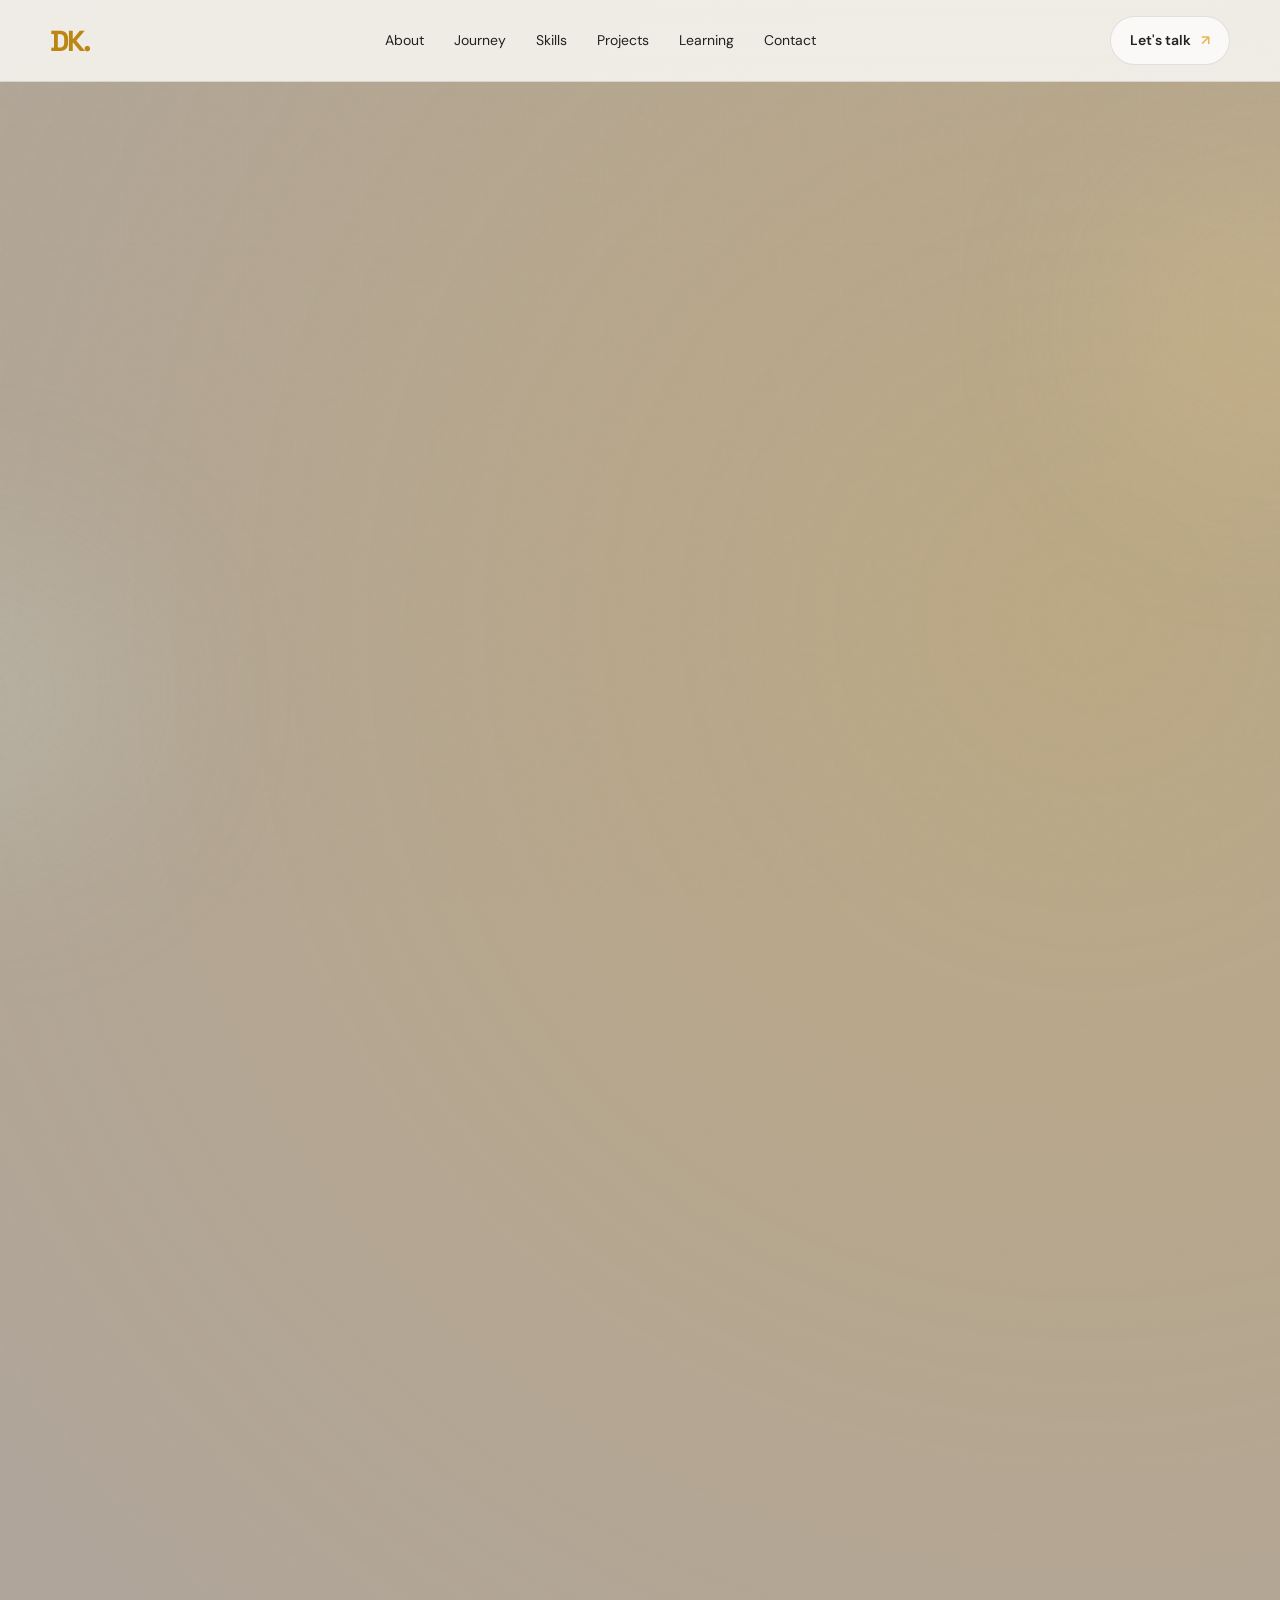
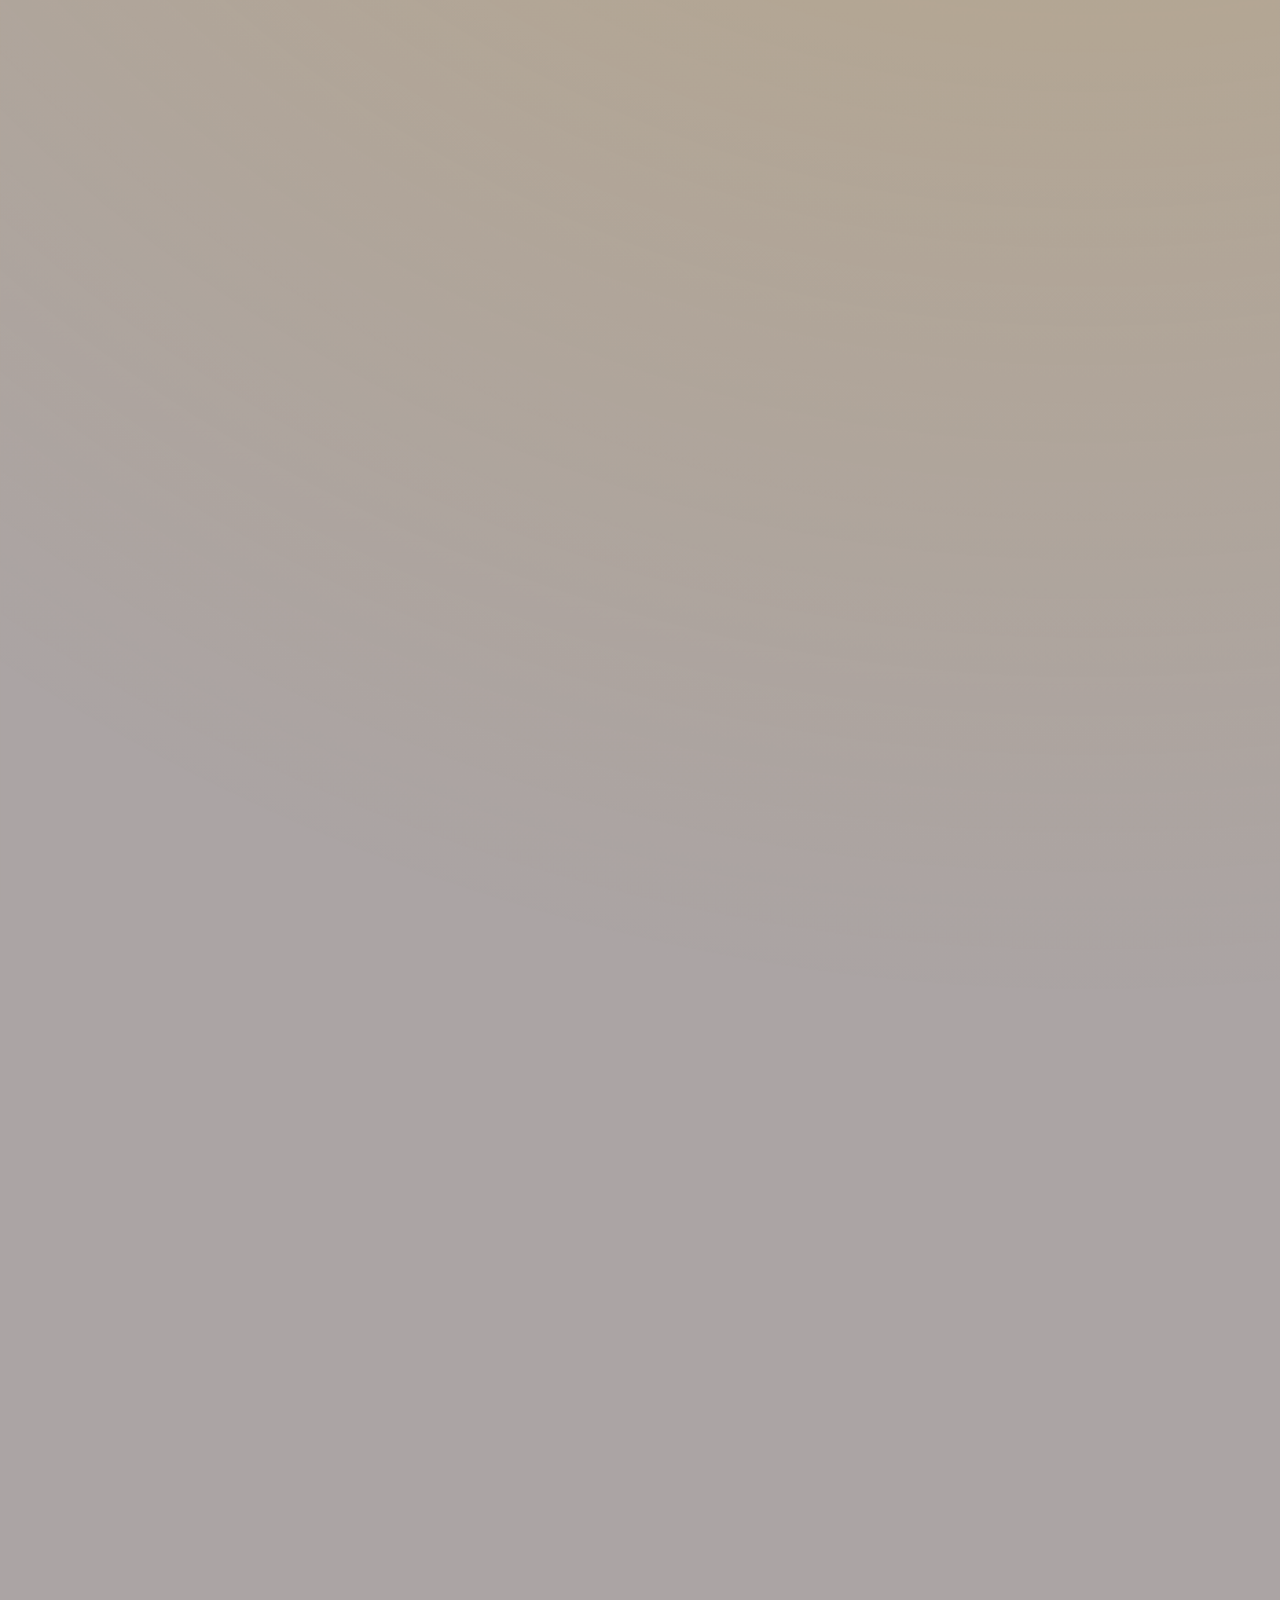
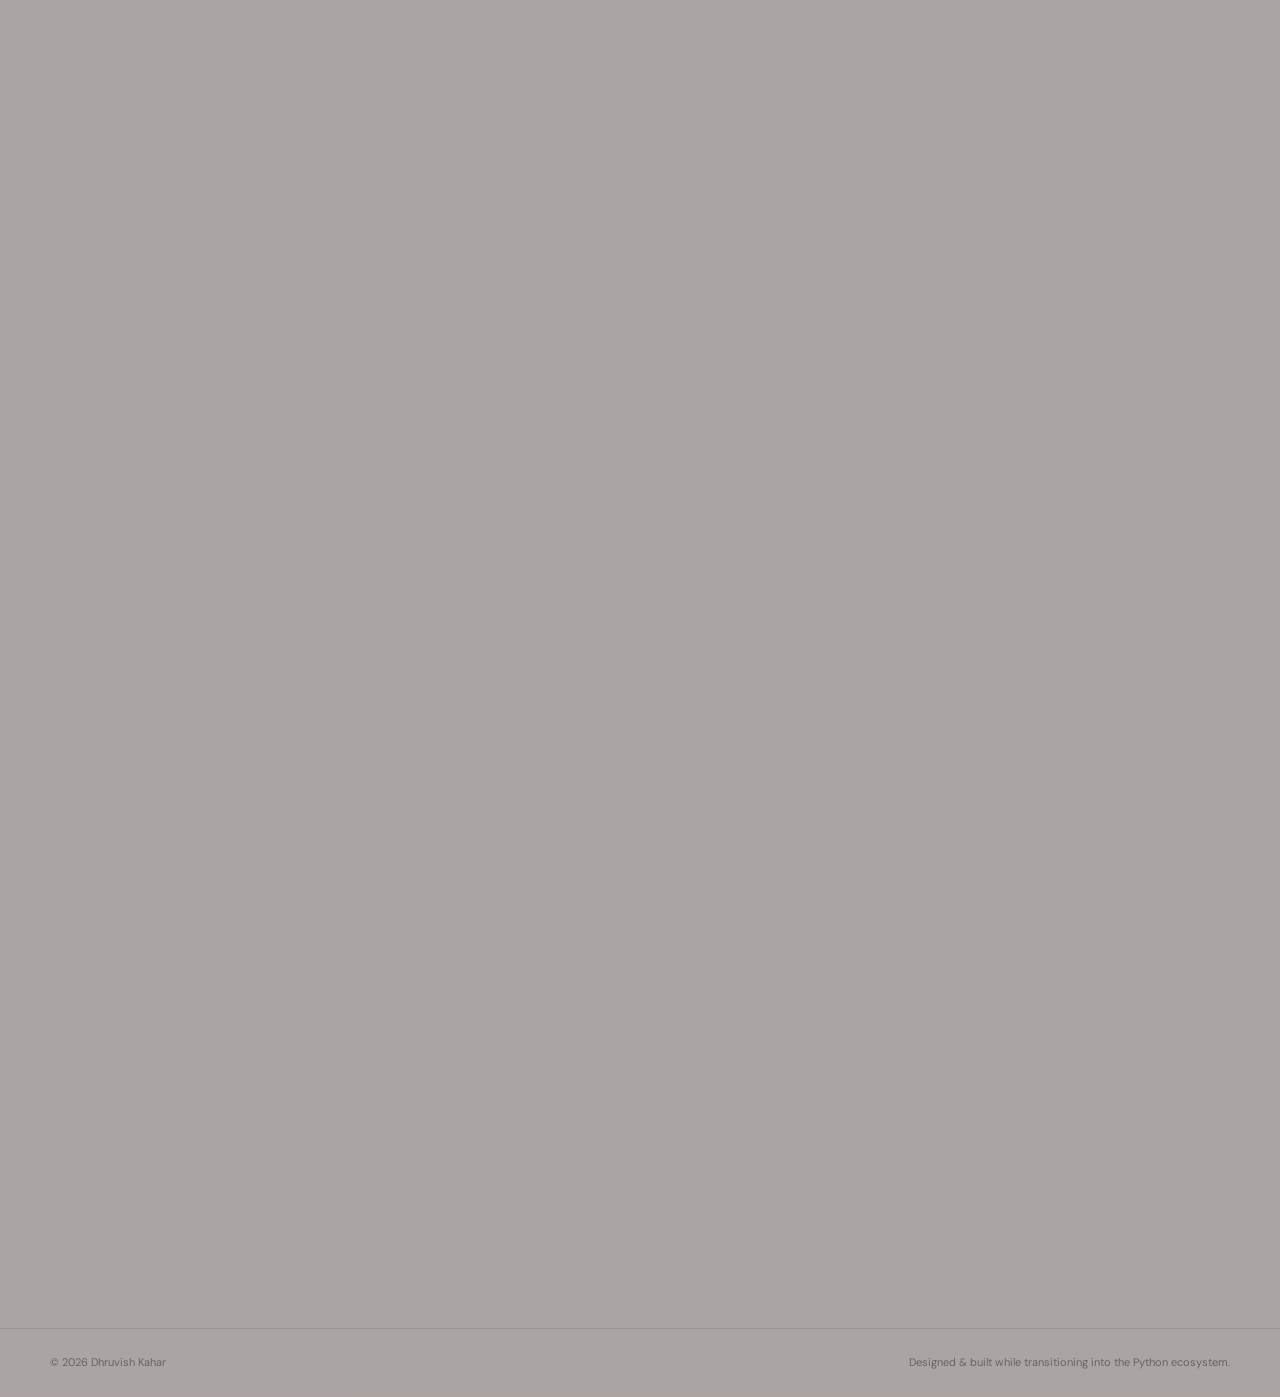
<file: index.html>
<!DOCTYPE html>
<html lang="en">
<head>
    <meta charset="UTF-8">
    <meta content="width=device-width, initial-scale=1.0" name="viewport">
    <meta content="Dhruvish Kahar — Software Developer with 5+ years of PHP and Laravel experience, transitioning into Python, Django, Flask and Odoo development."
          name="description">
    <title>Dhruvish Kahar | Software Developer • Python • Django • Odoo</title>
    <link href="https://fonts.googleapis.com" rel="preconnect">
    <link crossorigin href="https://fonts.gstatic.com" rel="preconnect">
    <link href="https://fonts.googleapis.com/css2?family=DM+Sans:wght@400;500;600;700&family=Space+Grotesk:wght@500;600;700&display=swap"
          rel="stylesheet">
    <link href="style.css" rel="stylesheet">

    <style>
        /* Light, warm portfolio theme: clean, readable, and still distinctive */
        :root {
            color-scheme: light;
            --light-bg: #f7f6f2;
            --light-surface: #ffffff;
            --light-surface-soft: #f0eee7;
            --light-text: #20221f;
            --light-muted: #62665f;
            --light-border: rgba(34, 36, 31, .12);
            --light-accent: #bd8614;
            --light-accent-bright: #e0ad32;
        }

        html {
            scroll-behavior: smooth;
        }

        body {
            /*background: var(--light-bg) !important;*/
            background: radial-gradient(circle at 85% 10%, rgb(237 173 8 / 22%), #00000005 35%), #aea7a7 !important;
            color: var(--light-text) !important;
        }

        .noise {
            opacity: .035 !important;
        }

        .bg-orb {
            opacity: .18 !important;
            filter: blur(90px);
        }

        .orb-one {
            background: #f1d48a !important;
        }

        .orb-two {
            background: #cfe4df !important;
        }

        .site-header {
            background: rgba(247, 246, 242, .88) !important;
            border-bottom: 1px solid var(--light-border) !important;
            backdrop-filter: blur(18px);
        }

        .brand, .nav a, .nav-cta, .hero-links a {
            color: var(--light-text) !important;
        }

        .brand span, .brand i, .gold-dot, em, .section-heading > span,
        .card-index, .project-meta, .about-number {
            color: var(--light-accent) !important;
        }

        h1, h2, h3, p, .eyebrow, .static-role, .developer_text,
        .hero-text, .about-content, .journey-card, .service-card,
        .project-card, .learning-card, .skills-panel, .footer {
            color: var(--light-text);
        }

        .hero-text, .about-content p:not(.lead), .journey-card p,
        .service-card p, .project-card p, .learning-card span,
        .footer, .eyebrow {
            color: var(--light-muted) !important;
        }

        .btn-primary {
            background: linear-gradient(135deg, #f1c75d, #dfa92e) !important;
            color: #252116 !important;
            border: 1px solid rgba(164, 115, 15, .25) !important;
            box-shadow: 0 8px 22px rgba(189, 134, 20, .16);
        }

        .btn-ghost, .nav-cta {
            background: rgba(255, 255, 255, .72) !important;
            border: 1px solid var(--light-border) !important;
            color: var(--light-text) !important;
        }

        .about-card, .journey-card, .service-card, .skills-panel,
        .project-card, .learning-card, .contact-card, .code-card, .stack-card {
            background: var(--light-surface) !important;
            color: var(--light-text) !important;
            /*border: 1px solid var(--light-border) !important;*/
            border:1px solid #d3962b !important;
            box-shadow: 0 14px 38px rgba(37, 38, 32, .055) !important;
        }

        .journey-card.featured, .project-card.project-gold {
            background: linear-gradient(135deg, #fffdf7, #f7f0dc) !important;
        }

        .icon-box, .service-icon, .skill-list span, .project-tags span,
        .about-tags span, .code-dots {
            background: var(--light-surface-soft) !important;
            color: var(--light-text) !important;
            border-color: var(--light-border) !important;
        }

        .portrait-frame {
            box-shadow: 0 20px 55px rgba(37, 38, 32, .14) !important;
        }

        .orbit {
            border-color: rgba(189, 134, 20, .22) !important;
        }

        .contact-section .contact-card {
            background: radial-gradient(circle at 85% 10%, rgb(237 173 8 / 22%), #00000005 35%), #aea7a7 !important;
        }

        .availability {
            color: #397b54 !important;
        }

        .project-arrow {
            color: var(--light-accent) !important;
        }

        .footer {
            border-top: 1px solid var(--light-border) !important;
        }

        a {
            transition: color .2s ease, transform .2s ease, box-shadow .2s ease;
        }

        .nav a:hover, .hero-links a:hover {
            color: var(--light-accent) !important;
        }

        @media (prefers-reduced-motion: reduce) {
            html {
                scroll-behavior: auto;
            }

            *, *::before, *::after {
                animation-duration: .01ms !important;
                transition-duration: .01ms !important;
            }
        }
    </style>

</head>
<body>
<div aria-hidden="true" class="noise"></div>
<div aria-hidden="true" class="bg-orb orb-one"></div>
<div aria-hidden="true" class="bg-orb orb-two"></div>

<header class="site-header">
    <a aria-label="Dhruvish Kahar home" class="brand" href="#home"><span>DK</span><i>.</i></a>
    <nav aria-label="Primary navigation" class="nav">
        <a href="#about">About</a>
        <a href="#journey">Journey</a>
        <a href="#skills">Skills</a>
        <a href="#projects">Projects</a>
        <a href="#learning">Learning</a>
        <a href="#contact">Contact</a>
    </nav>
    <a class="nav-cta" href="#contact">Let's talk <span>↗</span></a>
</header>

<main id="home">
    <!-- HERO -->
    <section class="hero section-shell">
        <div class="hero-copy reveal">
            <!-- <div class="availability"><span></span> AVAILABLE FOR OPPORTUNITIES</div> -->
            <p class="eyebrow">Hello, I'm</p>
            <h1>Dhruvish<br>Kahar<span class="gold-dot">.</span></h1>

            <div aria-label="Software Developer transitioning into Python Django Odoo" class="role-line">
                <span class="static-role">I build with</span>
                <!-- <span class="cursor" aria-hidden="true"></span> -->
                <span aria-hidden="true" class="typing-wrap">
            <span class="typing-word python">Python</span>
            <span class="typing-word django">Django</span>
            <span class="typing-word odoo">Odoo</span>
          </span>

                <span class="developer_text">Developer</span>
            </div>

            <p class="hero-text">
                Software Developer with 5+ years of professional experience in PHP and Laravel,
                currently transitioning into Python, Django, Flask and Odoo development.
            </p>

            <div class="hero-actions">
                <a class="btn btn-primary" href="#projects">View Projects <span>↗</span></a>
                <a class="btn btn-ghost" href="#about">Explore Portfolio <span>↓</span></a>
            </div>

            <div class="hero-links">
                <span>Vadodara, Gujarat</span>
                <span class="dot-sep"></span>
                <a href="https://github.com/" rel="noreferrer" target="_blank">GitHub ↗</a>
                <a href="https://www.linkedin.com/" rel="noreferrer" target="_blank">LinkedIn ↗</a>
            </div>
        </div>

        <div class="hero-visual reveal delay-2">
            <div class="portrait-frame">
                <img alt="Dhruvish Kahar in a formal blazer" src="assets/profile.jpg">
                <div class="portrait-shine"></div>
            </div>
            <div class="code-card">
                <div class="code-dots"><i></i><i></i><i></i></div>
                <code><span>def</span> build():<br>&nbsp;&nbsp;<b>return</b> "ideas → products"</code>
            </div>
            <div class="stack-card">
                <small>STACK</small>
                <b>PY</b><b>DJ</b><b>OD</b>
            </div>
            <div class="orbit orbit-a"></div>
            <div class="orbit orbit-b"></div>
        </div>
    </section>

    <!-- ABOUT -->
    <section class="content-section section-shell" id="about">
        <div class="section-heading reveal">
            <span>01 / ABOUT</span>
            <h2>A developer who<br><em>builds with purpose.</em></h2>
        </div>
        <div class="about-card reveal">
            <div class="about-number">01</div>
            <div class="about-content">
                <p class="lead">
                    I'm a Software Developer with 5+ years of professional experience in PHP and Laravel,
                    with a strong foundation in backend development, databases, REST APIs and business applications.
                </p>
                <p>
                    I'm currently transitioning into Python, Django, Flask and Odoo through hands-on projects.
                    My focus is building reliable backend systems, database-driven applications, APIs and practical
                    business solutions while growing my career in the Python ecosystem.
                </p>
                <div class="about-tags">
                    <span>5+ Years Experience</span><span>PHP / Laravel</span><span>Python</span><span>Django</span><span>Odoo</span>
                </div>
            </div>
        </div>
    </section>

    <!-- JOURNEY -->
    <section class="content-section section-shell" id="journey">
        <div class="section-heading reveal">
            <span>02 / JOURNEY</span>
            <h2>From 5+ years of web development<br>to <em>Python & business apps.</em></h2>
        </div>
        <div class="journey-grid">
            <article class="journey-card reveal">
                <span class="card-index">01</span>
                <div class="icon-box">⌘</div>
                <h3>Professional Foundation</h3>
                <p>5+ years of professional experience building web applications, backend systems, databases and
                    business solutions with PHP and Laravel.</p>
            </article>
            <article class="journey-card featured reveal delay-1">
                <span class="card-index">02</span>
                <div class="icon-box">PY</div>
                <h3>Python & Django</h3>
                <p>Currently building backend-driven applications, authentication, CRUD systems, REST APIs and
                    e-commerce flows with Python and Django.</p>
            </article>
            <article class="journey-card reveal delay-2">
                <span class="card-index">03</span>
                <div class="icon-box">OD</div>
                <h3>Odoo Development</h3>
                <p>Developing practical Odoo 19 modules and learning ORM, XML, QWeb, controllers and business workflows
                    for ERP customization.</p>
            </article>
        </div>
    </section>

    <!-- WHAT I BUILD -->
    <section class="content-section section-shell">
        <div class="section-heading reveal">
            <span>03 / WHAT I BUILD</span>
            <h2>Practical software,<br><em>not just code.</em></h2>
        </div>
        <div class="services-grid">
            <article class="service-card reveal">
                <div class="service-icon">01</div>
                <h3>Python Development</h3>
                <p>Building practical backend solutions, application logic, automation, data handling and API
                    integrations.</p>
                <ul>
                    <li>Python</li>
                    <li>Requests</li>
                    <li>Pandas</li>
                </ul>
            </article>
            <article class="service-card reveal delay-1">
                <div class="service-icon">02</div>
                <h3>Django Applications</h3>
                <p>Building database-driven web applications with authentication, CRUD workflows, e-commerce features
                    and REST APIs.</p>
                <ul>
                    <li>Django</li>
                    <li>REST APIs</li>
                    <li>PostgreSQL</li>
                </ul>
            </article>
            <article class="service-card reveal delay-2">
                <div class="service-icon">03</div>
                <h3>Odoo Solutions</h3>
                <p>Creating and learning custom business functionality using Python ORM, XML, QWeb and Odoo modules.</p>
                <ul>
                    <li>Odoo 19</li>
                    <li>QWeb</li>
                    <li>XML / ORM</li>
                </ul>
            </article>
        </div>
    </section>

    <!-- SKILLS -->
    <section class="content-section section-shell" id="skills">
        <div class="section-heading reveal">
            <span>04 / TECHNICAL SKILLS</span>
            <h2>My current <em>toolbox.</em></h2>
        </div>
        <div class="skills-panel reveal">
            <div class="skill-group">
                <small>PROGRAMMING</small>
                <div class="skill-list">
                    <span>Python</span><span>PHP</span><span>SQL</span><span>HTML5</span><span>CSS3</span><span>JavaScript</span>
                </div>
            </div>
            <div class="skill-group">
                <small>FRAMEWORKS</small>
                <div class="skill-list"><span>Django</span><span>Flask</span><span>Odoo 19</span><span>Laravel</span>
                </div>
            </div>
            <div class="skill-group">
                <small>DATABASE</small>
                <div class="skill-list"><span>PostgreSQL</span><span>MySQL</span><span>SQLite</span><span>SQL</span>
                </div>
            </div>
            <div class="skill-group">
                <small>PYTHON ECOSYSTEM</small>
                <div class="skill-list"><span>Pandas</span><span>NumPy</span><span>Requests</span><span>REST APIs</span><span>DRF</span>
                </div>
            </div>
            <div class="skill-group">
                <small>ODOO</small>
                <div class="skill-list"><span>Python ORM</span><span>XML</span><span>QWeb</span><span>Controllers</span><span>Modules</span>
                </div>
            </div>
            <div class="skill-group">
                <small>TOOLS</small>
                <div class="skill-list"><span>Git</span><span>GitHub</span><span>VS Code</span><span>Postman</span>
                </div>
            </div>
        </div>
    </section>

    <!-- PROJECTS -->
    <section class="content-section section-shell" id="projects">
        <div class="section-heading reveal">
            <span>05 / FEATURED PROJECTS</span>
            <h2>Selected work &<br><em>things I'm building.</em></h2>
        </div>

        <div class="project-stack">
            <article class="project-card reveal">
                <div class="project-meta"><span>01</span><span>DJANGO • E-COMMERCE</span></div>
                <div class="project-body">
                    <div>
                        <h3>Modern Django E-Commerce</h3>
                        <p>A Django-based e-commerce application with product and category management, cart, checkout,
                            orders, customer flows and an admin dashboard.</p>
                        <div class="project-tags"><span>Python</span><span>Django</span><span>PostgreSQL</span><span>JavaScript</span>
                        </div>
                    </div>
                    <a href="https://django-project-xi-six.vercel.app/" target="_blank">
                        <div class="project-arrow">↗</div>
                    </a>
                </div>
            </article>

            <article class="project-card project-gold reveal">
                <div class="project-meta"><span>02</span><span>ODOO • BUSINESS APPS</span></div>
                <div class="project-body">
                    <div>
                        <h3>Odoo Business Customization</h3>
                        <p>Hands-on Odoo 19 customization work covering custom modules, Python models, XML views, QWeb
                            templates, menus and business workflows.</p>
                        <div class="project-tags">
                            <span>Odoo 19</span><span>Python</span><span>XML</span><span>QWeb</span></div>
                    </div>
                    <div class="project-arrow">↗</div>
                </div>
            </article>

            <article class="project-card reveal">
                <div class="project-meta"><span>03</span><span>PYTHON • DATA</span></div>
                <div class="project-body">
                    <div>
                        <h3>Python Data Dashboard</h3>
                        <p>Python-based data dashboard work exploring data processing, charts, filtering and structured
                            reporting with practical Python libraries.</p>
                        <div class="project-tags"><span>Python</span><span>Pandas</span><span>Matplotlib</span></div>
                    </div>
                    <div class="project-arrow">↗</div>
                </div>
            </article>

            <article class="project-card reveal">
                <div class="project-meta"><span>03</span><span>PHP Laravel Application</span></div>
                <div class="project-body">
                    <div>
                        <h3>PHP E-commerce Portal</h3>
                        <p>PHP Product Listing,Category based Product listing , add To Cart, shipping , Payment
                            gateway </p>
                        <div class="project-tags"><span>PHP</span><span>Laravel</span></div>
                    </div>
                    <a href="https://mayleennutricare.com/" target="_blank">
                        <div class="project-arrow">↗</div>
                    </a>
                </div>
            </article>
        </div>
    </section>

    <!-- LEARNING -->
    <section class="content-section section-shell" id="learning">
        <div class="section-heading reveal">
            <span>06 / LEARNING & FOCUS</span>
            <h2>Building on experience.<br><em>Growing with Python.</em></h2>
        </div>
        <div class="learning-grid">
            <div class="learning-card reveal"><strong>Python</strong><span>Backend development & ecosystem</span></div>
            <div class="learning-card reveal delay-1">
                <strong>Django</strong><span>Web apps, REST APIs & e-commerce</span></div>
            <div class="learning-card reveal delay-2"><strong>Odoo
                19</strong><span>ERP modules & business applications</span></div>
            <div class="learning-card reveal delay-3"><strong>PostgreSQL</strong><span>Relational data & application storage</span>
            </div>
        </div>
    </section>

    <!-- CONTACT -->
    <section class="contact-section section-shell reveal" id="contact">
        <div class="contact-card">
            <span class="availability"><span></span> OPEN TO PYTHON / DJANGO / ODOO / BACKEND OPPORTUNITIES</span>
            <h2>Let's build something<br><em>useful together.</em></h2>
            <p>Open to opportunities where I can leverage my software development experience while growing in the Python
                ecosystem.</p>
            <div class="contact-actions">
                <a class="btn btn-primary" href="mailto:dhruvishkahar2109@gmail.com">Email Me ↗</a>
                <a class="btn btn-primary" href="tel:+917046170679">Contact Me <i class="fa fa-phone"></i></a>
                <a class="btn btn-ghost" href="https://www.linkedin.com/in/dhruvish-kahar" rel="noreferrer"
                   target="_blank">LinkedIn ↗</a>
                <a class="btn btn-ghost" href="https://github.com/DhruvishKahar2109" rel="noreferrer" target="_blank">GitHub
                    ↗</a>
            </div>
        </div>
    </section>
</main>

<footer class="footer">
    <span>© 2026 Dhruvish Kahar</span>
    <span>Designed & built while transitioning into the Python ecosystem.</span>
</footer>
</body>
</html>
</file>
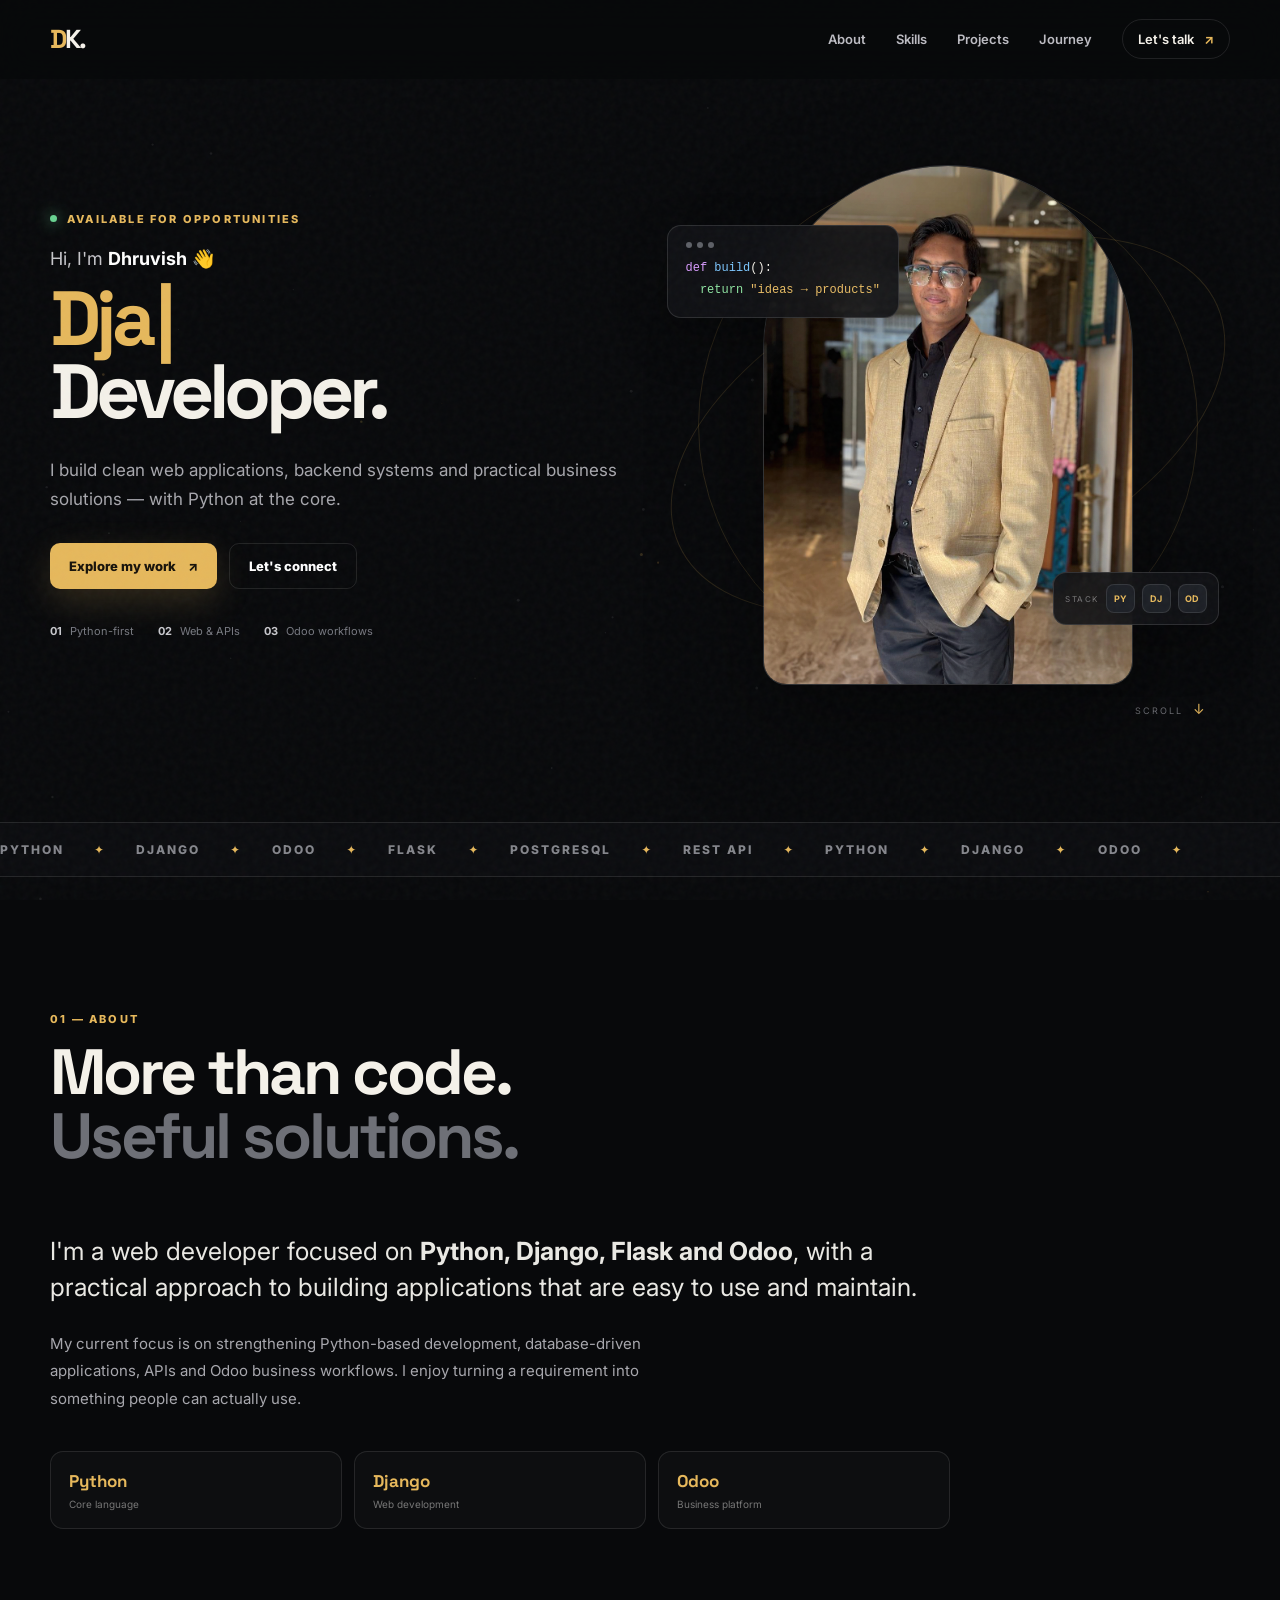
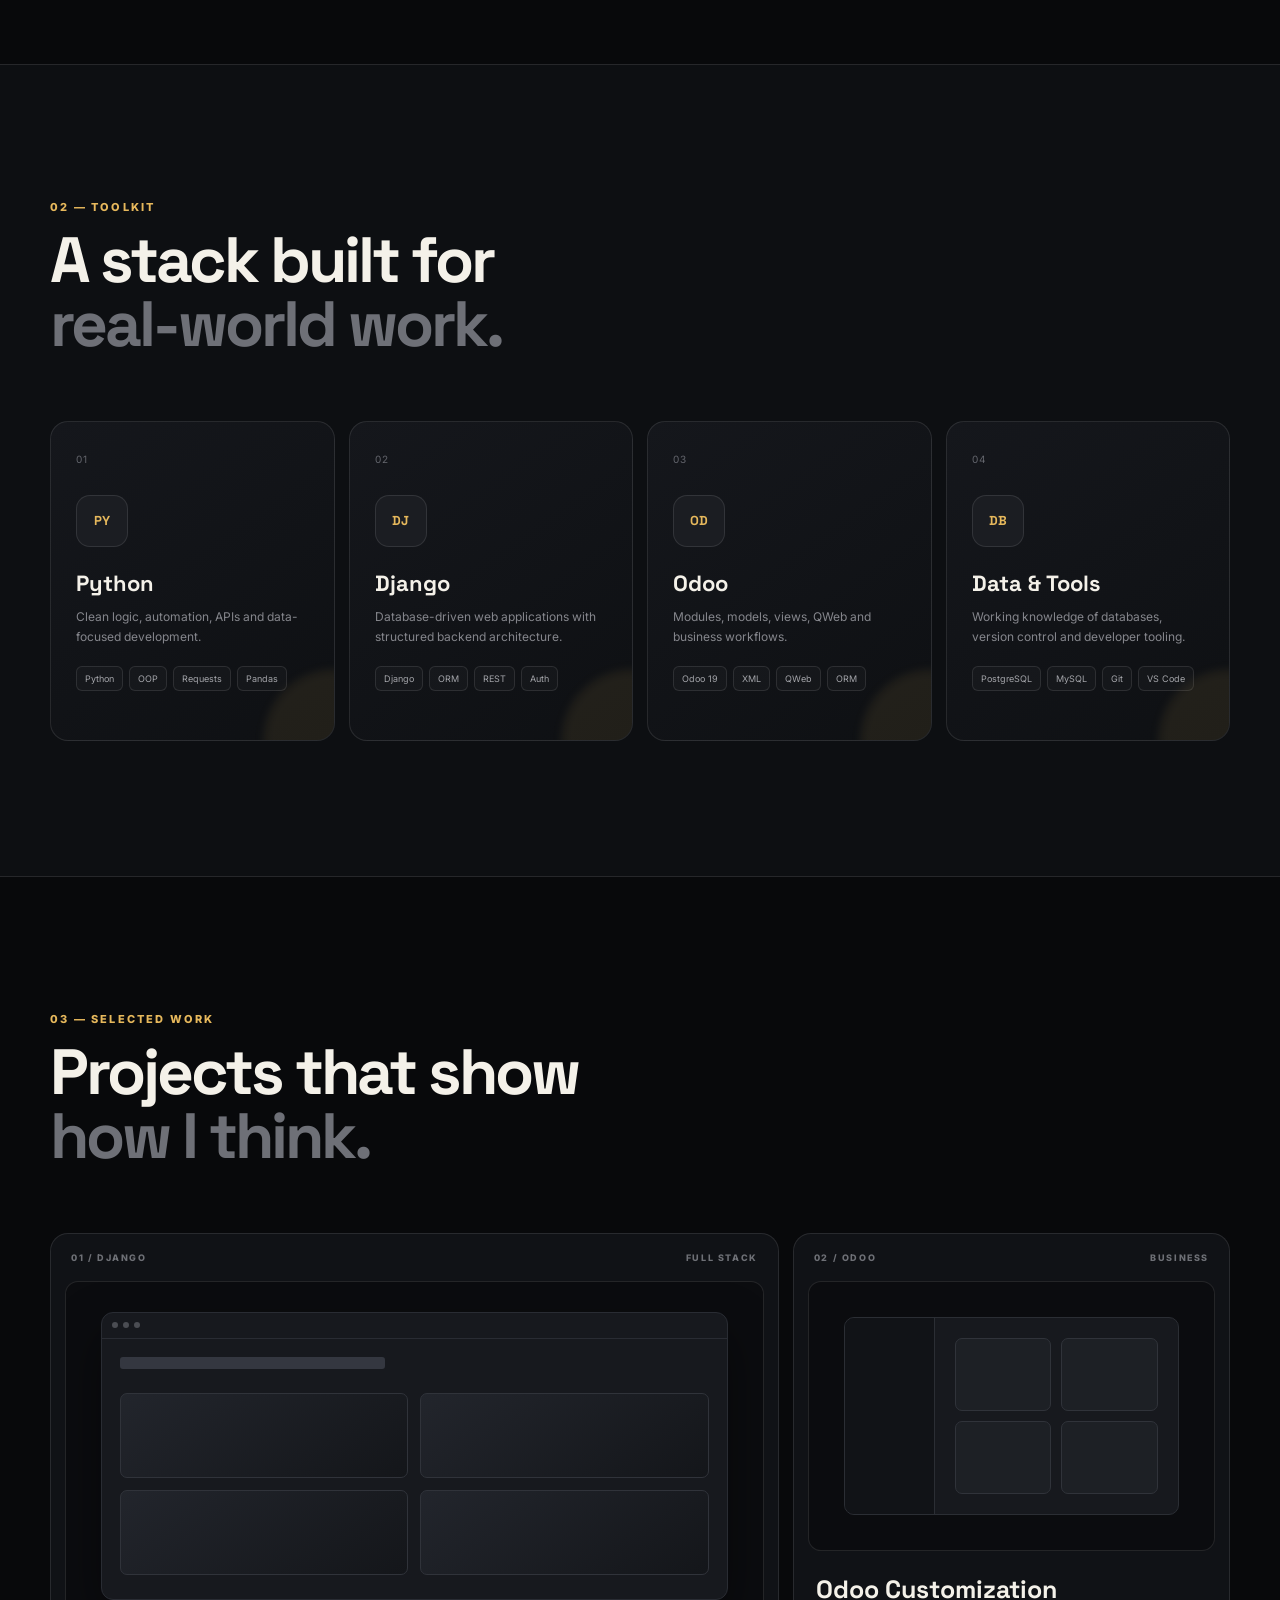
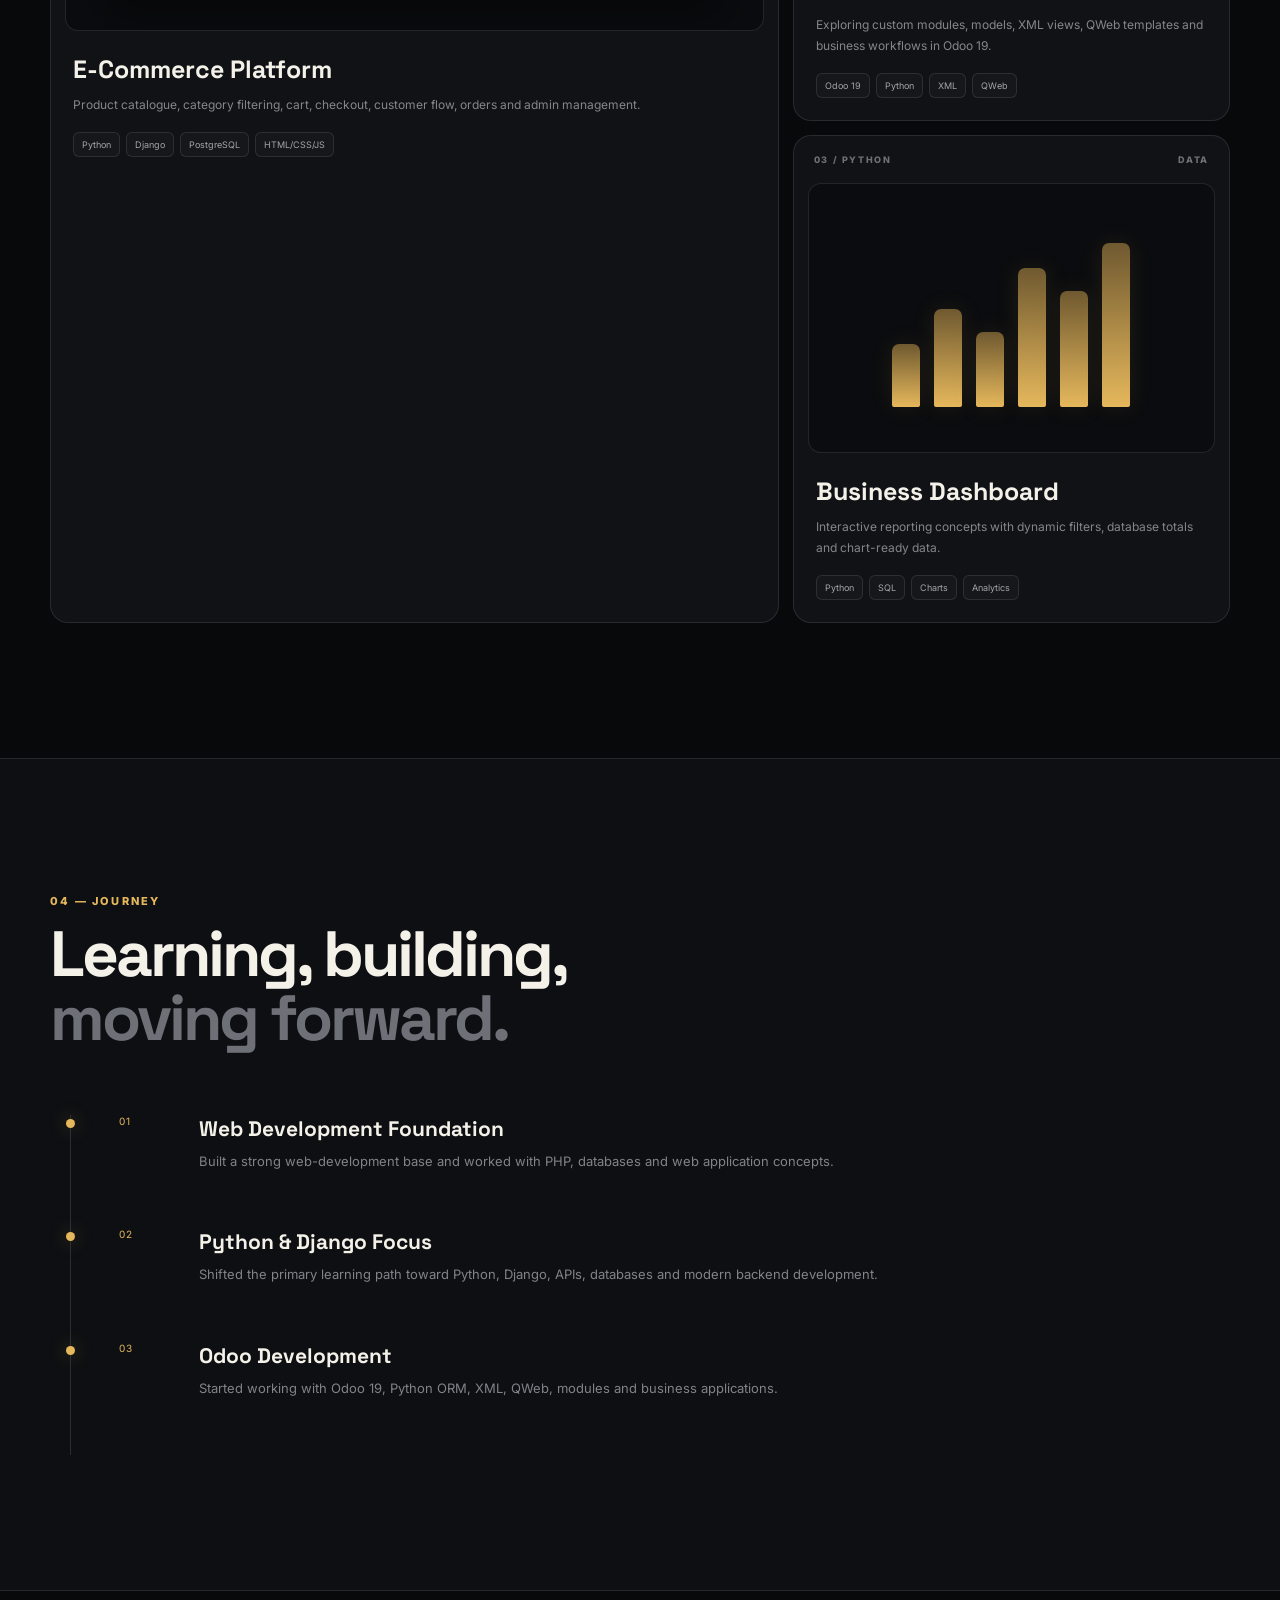
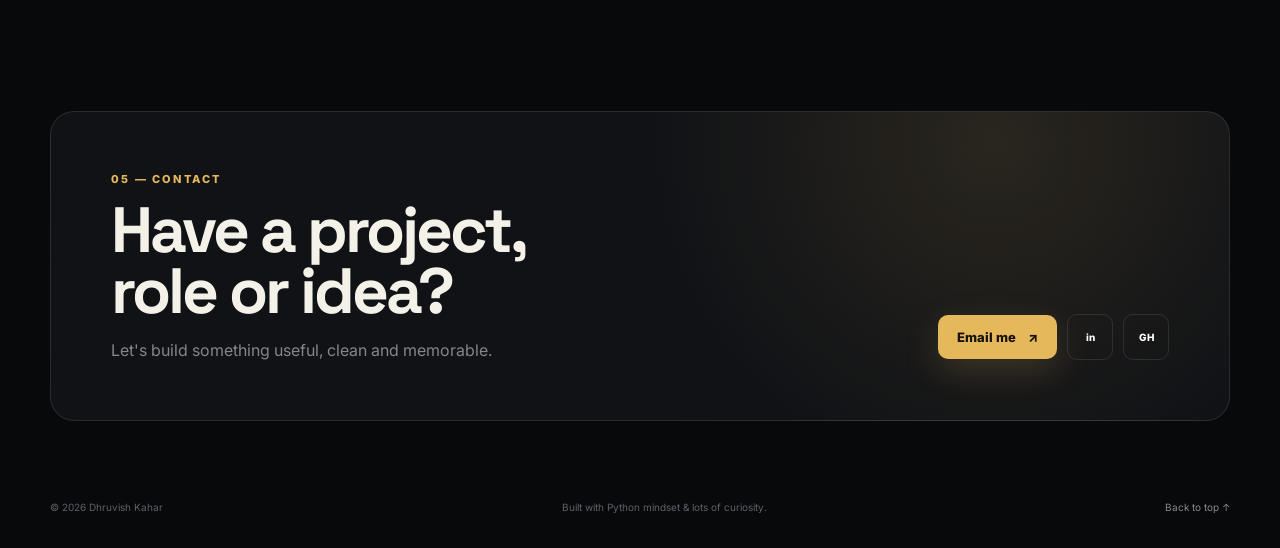
<file: old_portfilio/dhruvish-portfolio/index.html>
<!DOCTYPE html>
<html lang="en">
<head>
  <meta charset="UTF-8" />
  <meta name="viewport" content="width=device-width, initial-scale=1.0" />
  <meta name="description" content="Dhruvish Kahar — Python, Django & Odoo Developer portfolio." />
  <title>Dhruvish Kahar | Python • Django • Odoo Developer</title>
  <link rel="preconnect" href="https://fonts.googleapis.com">
  <link rel="preconnect" href="https://fonts.gstatic.com" crossorigin>
  <link href="https://fonts.googleapis.com/css2?family=Inter:wght@400;500;600;700;800&family=Space+Grotesk:wght@500;600;700&display=swap" rel="stylesheet">
  <link rel="stylesheet" href="style.css" />
</head>
<body>
  <div class="noise"></div>
  <canvas id="particles"></canvas>

  <header class="nav-wrap">
    <nav class="nav container">
      <a class="brand" href="#home"><span>D</span>K.</a>
      <button class="menu-toggle" aria-label="Open menu"><span></span><span></span><span></span></button>
      <div class="nav-links">
        <a href="#about">About</a>
        <a href="#skills">Skills</a>
        <a href="#projects">Projects</a>
        <a href="#journey">Journey</a>
        <a href="#contact" class="nav-cta">Let's talk <b>↗</b></a>
      </div>
    </nav>
  </header>

  <main id="home">
    <section class="hero container">
      <div class="hero-copy reveal">
        <div class="eyebrow"><i></i> AVAILABLE FOR OPPORTUNITIES</div>
        <p class="hello">Hi, I'm <strong>Dhruvish</strong> <span>👋</span></p>
        <h1><span id="typed-role">Python</span><span class="typing-cursor" aria-hidden="true">|</span><br><span class="developer-word">Developer.</span></h1>
        <p class="hero-text">I build clean web applications, backend systems and practical business solutions — with Python at the core.</p>
        <div class="hero-actions">
          <a class="btn btn-primary" href="#projects">Explore my work <span>↗</span></a>
          <a class="btn btn-ghost" href="#contact">Let's connect</a>
        </div>
        <div class="mini-proof">
          <span><b>01</b> Python-first</span><span><b>02</b> Web & APIs</span><span><b>03</b> Odoo workflows</span>
        </div>
      </div>

      <div class="hero-visual reveal delay-2">
        <div class="orbit orbit-one"></div><div class="orbit orbit-two"></div>
        <div class="glow"></div>
        <div class="photo-card">
          <img src="assets/profile.jpg" alt="Dhruvish Kahar" />
          <div class="photo-shine"></div>
        </div>
        <div class="floating-card code-card">
          <div class="dots"><i></i><i></i><i></i></div>
          <code><span class="purple">def</span> <span class="blue">build</span>():<br>&nbsp;&nbsp;<span class="green">return</span> <span class="amber">"ideas → products"</span></code>
        </div>
        <div class="floating-card stack-card"><span>STACK</span><b>PY</b><b>DJ</b><b>OD</b></div>
        <div class="scroll-cue">SCROLL <span>↓</span></div>
      </div>
    </section>

    <section class="marquee"><div class="marquee-track"><span>PYTHON</span><i>✦</i><span>DJANGO</span><i>✦</i><span>ODOO</span><i>✦</i><span>FLASK</span><i>✦</i><span>POSTGRESQL</span><i>✦</i><span>REST API</span><i>✦</i><span>PYTHON</span><i>✦</i><span>DJANGO</span><i>✦</i><span>ODOO</span><i>✦</i></div></section>

    <section id="about" class="section container">
      <div class="section-head reveal"><p class="kicker">01 — ABOUT</p><h2>More than code.<br><span>Useful solutions.</span></h2></div>
      <div class="about-grid about-single">
        <div class="about-copy reveal">
          <p class="lead">I'm a web developer focused on <strong>Python, Django, Flask and Odoo</strong>, with a practical approach to building applications that are easy to use and maintain.</p>
          <p>My current focus is on strengthening Python-based development, database-driven applications, APIs and Odoo business workflows. I enjoy turning a requirement into something people can actually use.</p>
          <div class="about-facts"><div><strong>Python</strong><span>Core language</span></div><div><strong>Django</strong><span>Web development</span></div><div><strong>Odoo</strong><span>Business platform</span></div></div>
        </div>
      </div>
    </section>

    <section id="skills" class="section section-dark">
      <div class="container">
        <div class="section-head reveal"><p class="kicker">02 — TOOLKIT</p><h2>A stack built for<br><span>real-world work.</span></h2></div>
        <div class="skills-grid">
          <article class="skill-card reveal"><span class="skill-no">01</span><div class="skill-icon">PY</div><h3>Python</h3><p>Clean logic, automation, APIs and data-focused development.</p><div class="tags"><span>Python</span><span>OOP</span><span>Requests</span><span>Pandas</span></div></article>
          <article class="skill-card reveal delay-1"><span class="skill-no">02</span><div class="skill-icon">DJ</div><h3>Django</h3><p>Database-driven web applications with structured backend architecture.</p><div class="tags"><span>Django</span><span>ORM</span><span>REST</span><span>Auth</span></div></article>
          <article class="skill-card reveal delay-2"><span class="skill-no">03</span><div class="skill-icon">OD</div><h3>Odoo</h3><p>Modules, models, views, QWeb and business workflows.</p><div class="tags"><span>Odoo 19</span><span>XML</span><span>QWeb</span><span>ORM</span></div></article>
          <article class="skill-card reveal delay-3"><span class="skill-no">04</span><div class="skill-icon">DB</div><h3>Data & Tools</h3><p>Working knowledge of databases, version control and developer tooling.</p><div class="tags"><span>PostgreSQL</span><span>MySQL</span><span>Git</span><span>VS Code</span></div></article>
        </div>
      </div>
    </section>

    <section id="projects" class="section container">
      <div class="section-head reveal"><p class="kicker">03 — SELECTED WORK</p><h2>Projects that show<br><span>how I think.</span></h2></div>
      <div class="projects">
        <article class="project-card project-feature reveal"><div class="project-top"><span>01 / DJANGO</span><span>FULL STACK</span></div><div class="project-visual ecommerce"><div class="browser"><div class="browser-bar"><i></i><i></i><i></i></div><div class="mock-shop"><div class="mock-nav"></div><div class="mock-grid"><b></b><b></b><b></b><b></b></div></div></div></div><div class="project-info"><h3>E-Commerce Platform</h3><p>Product catalogue, category filtering, cart, checkout, customer flow, orders and admin management.</p><div class="tags"><span>Python</span><span>Django</span><span>PostgreSQL</span><span>HTML/CSS/JS</span></div></div></article>
        <article class="project-card reveal delay-1"><div class="project-top"><span>02 / ODOO</span><span>BUSINESS</span></div><div class="project-visual odoo-visual"><div class="odoo-window"><div class="odoo-side"></div><div class="odoo-main"><span></span><span></span><span></span><span></span></div></div></div><div class="project-info"><h3>Odoo Customization</h3><p>Exploring custom modules, models, XML views, QWeb templates and business workflows in Odoo 19.</p><div class="tags"><span>Odoo 19</span><span>Python</span><span>XML</span><span>QWeb</span></div></div></article>
        <article class="project-card reveal delay-2"><div class="project-top"><span>03 / PYTHON</span><span>DATA</span></div><div class="project-visual data-visual"><div class="bars"><i style="height:35%"></i><i style="height:55%"></i><i style="height:42%"></i><i style="height:78%"></i><i style="height:65%"></i><i style="height:92%"></i></div></div><div class="project-info"><h3>Business Dashboard</h3><p>Interactive reporting concepts with dynamic filters, database totals and chart-ready data.</p><div class="tags"><span>Python</span><span>SQL</span><span>Charts</span><span>Analytics</span></div></div></article>
      </div>
    </section>

    <section id="journey" class="section timeline-section">
      <div class="container">
        <div class="section-head reveal"><p class="kicker">04 — JOURNEY</p><h2>Learning, building,<br><span>moving forward.</span></h2></div>
        <div class="timeline">
          <div class="timeline-item reveal"><span class="year">01</span><div><h3>Web Development Foundation</h3><p>Built a strong web-development base and worked with PHP, databases and web application concepts.</p></div></div>
          <div class="timeline-item reveal delay-1"><span class="year">02</span><div><h3>Python & Django Focus</h3><p>Shifted the primary learning path toward Python, Django, APIs, databases and modern backend development.</p></div></div>
          <div class="timeline-item reveal delay-2"><span class="year">03</span><div><h3>Odoo Development</h3><p>Started working with Odoo 19, Python ORM, XML, QWeb, modules and business applications.</p></div></div>
        </div>
      </div>
    </section>

    <section id="contact" class="section contact-section container">
      <div class="contact-card reveal">
        <div><p class="kicker">05 — CONTACT</p><h2>Have a project,<br>role or idea?</h2><p>Let's build something useful, clean and memorable.</p></div>
        <div class="contact-actions"><a class="btn btn-primary" href="mailto:your-email@example.com">Email me <span>↗</span></a><a class="social" href="#" aria-label="LinkedIn">in</a><a class="social" href="#" aria-label="GitHub">GH</a></div>
      </div>
    </section>
  </main>

  <footer class="footer container"><span>© 2026 Dhruvish Kahar</span><span>Built with Python mindset & lots of curiosity.</span><a href="#home">Back to top ↑</a></footer>
  <script src="script.js"></script>
</body>
</html>
</file>
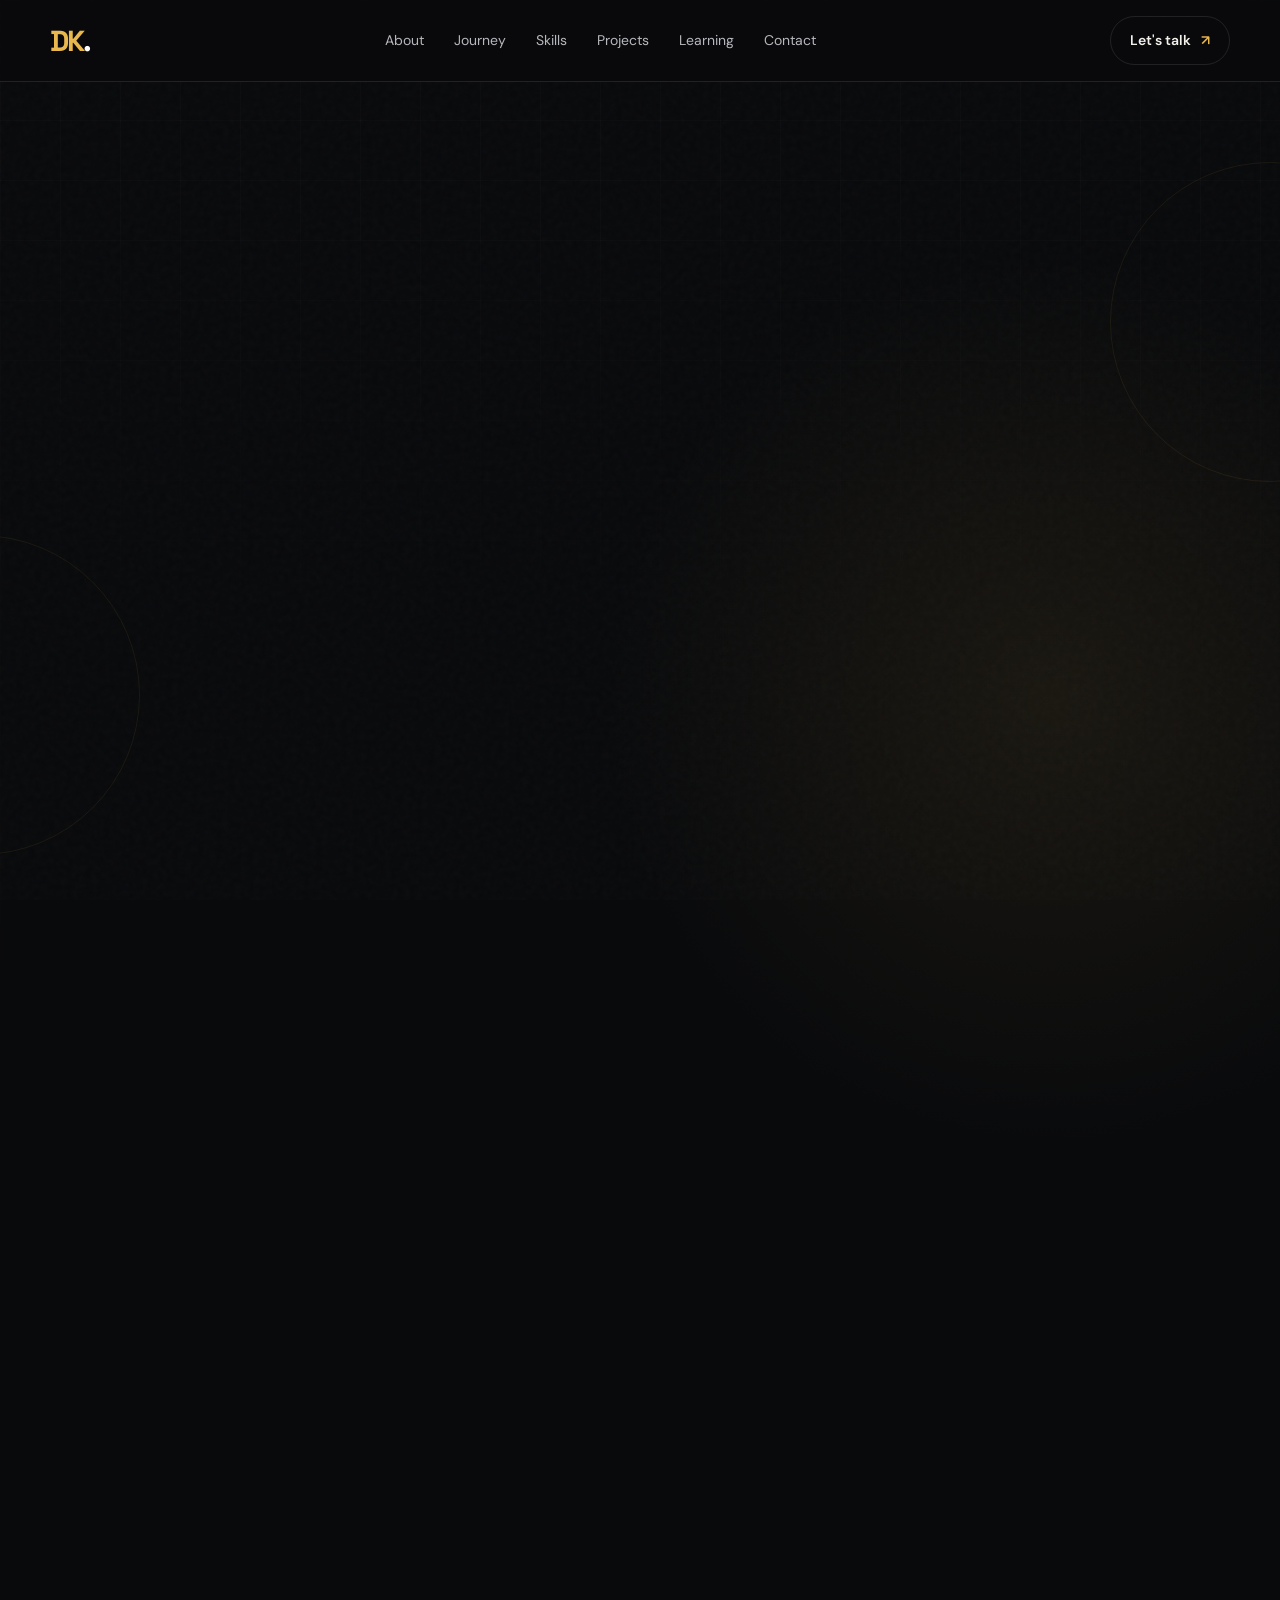
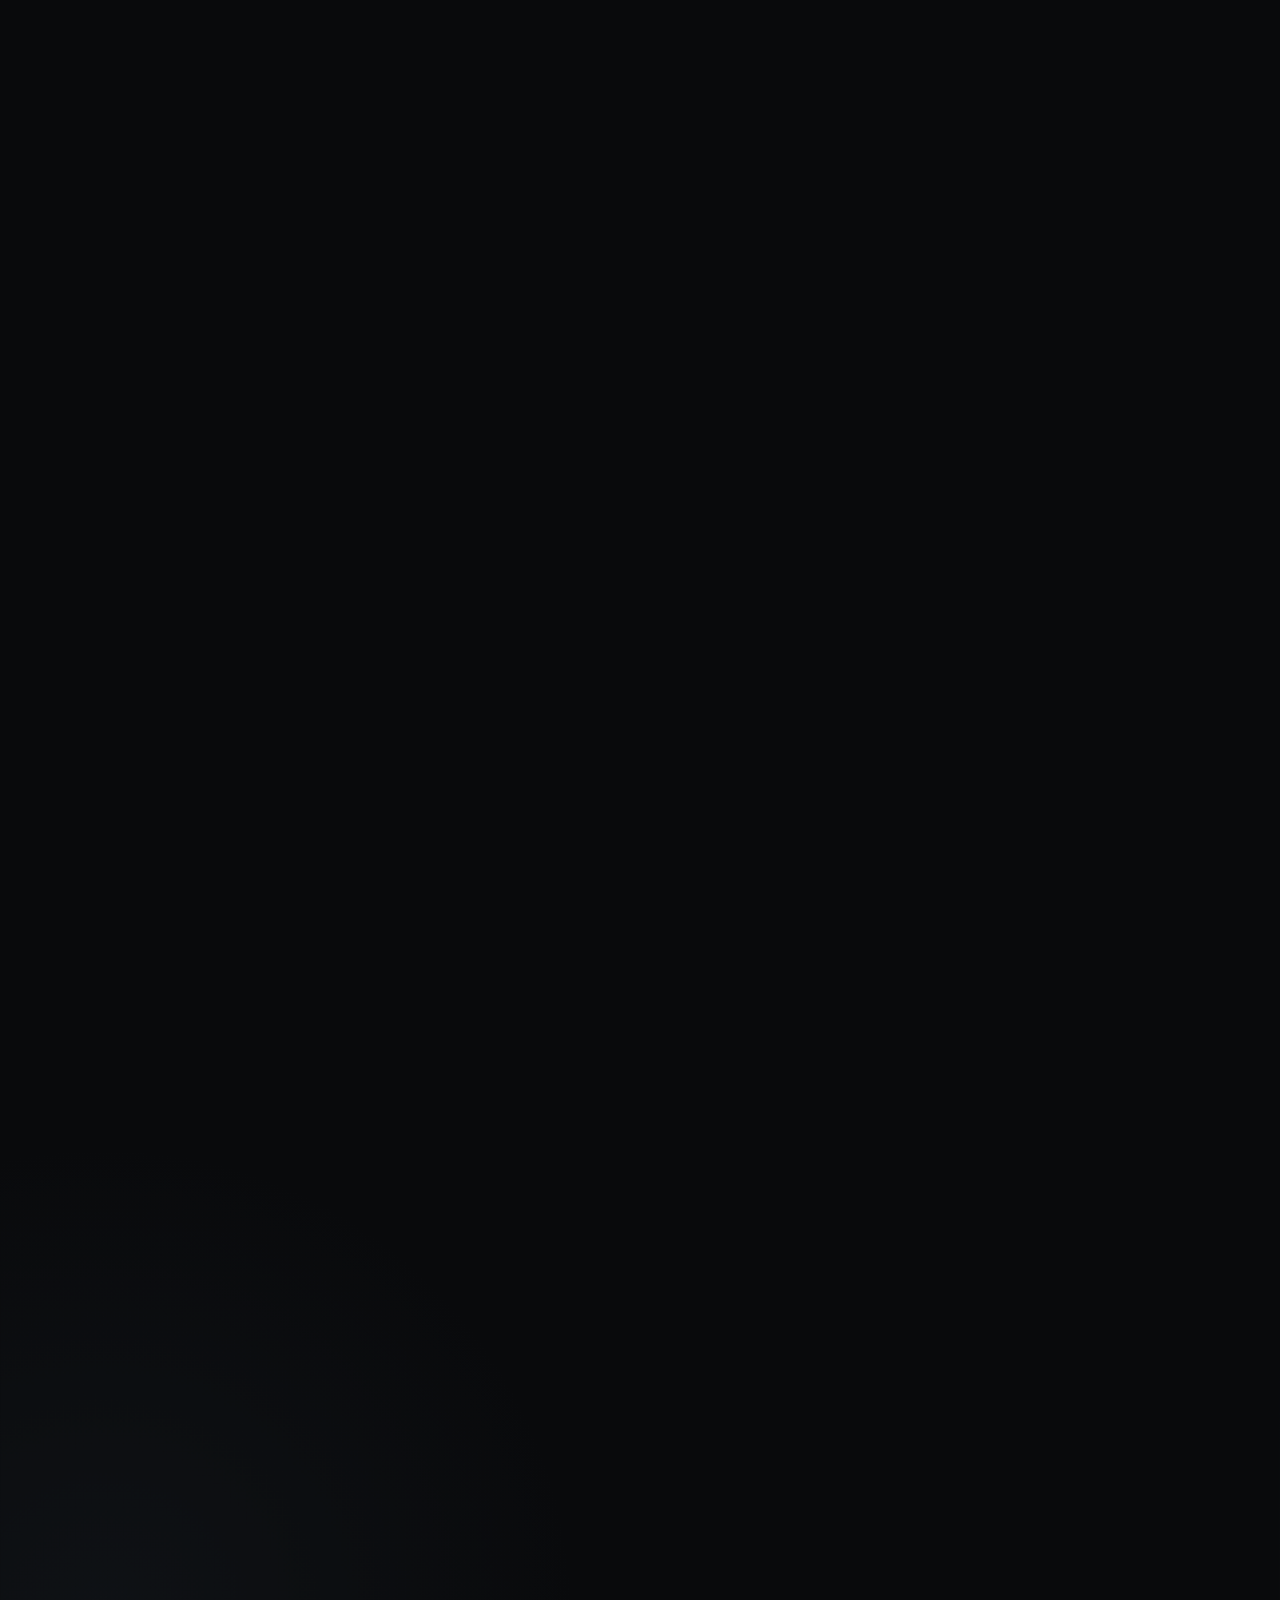
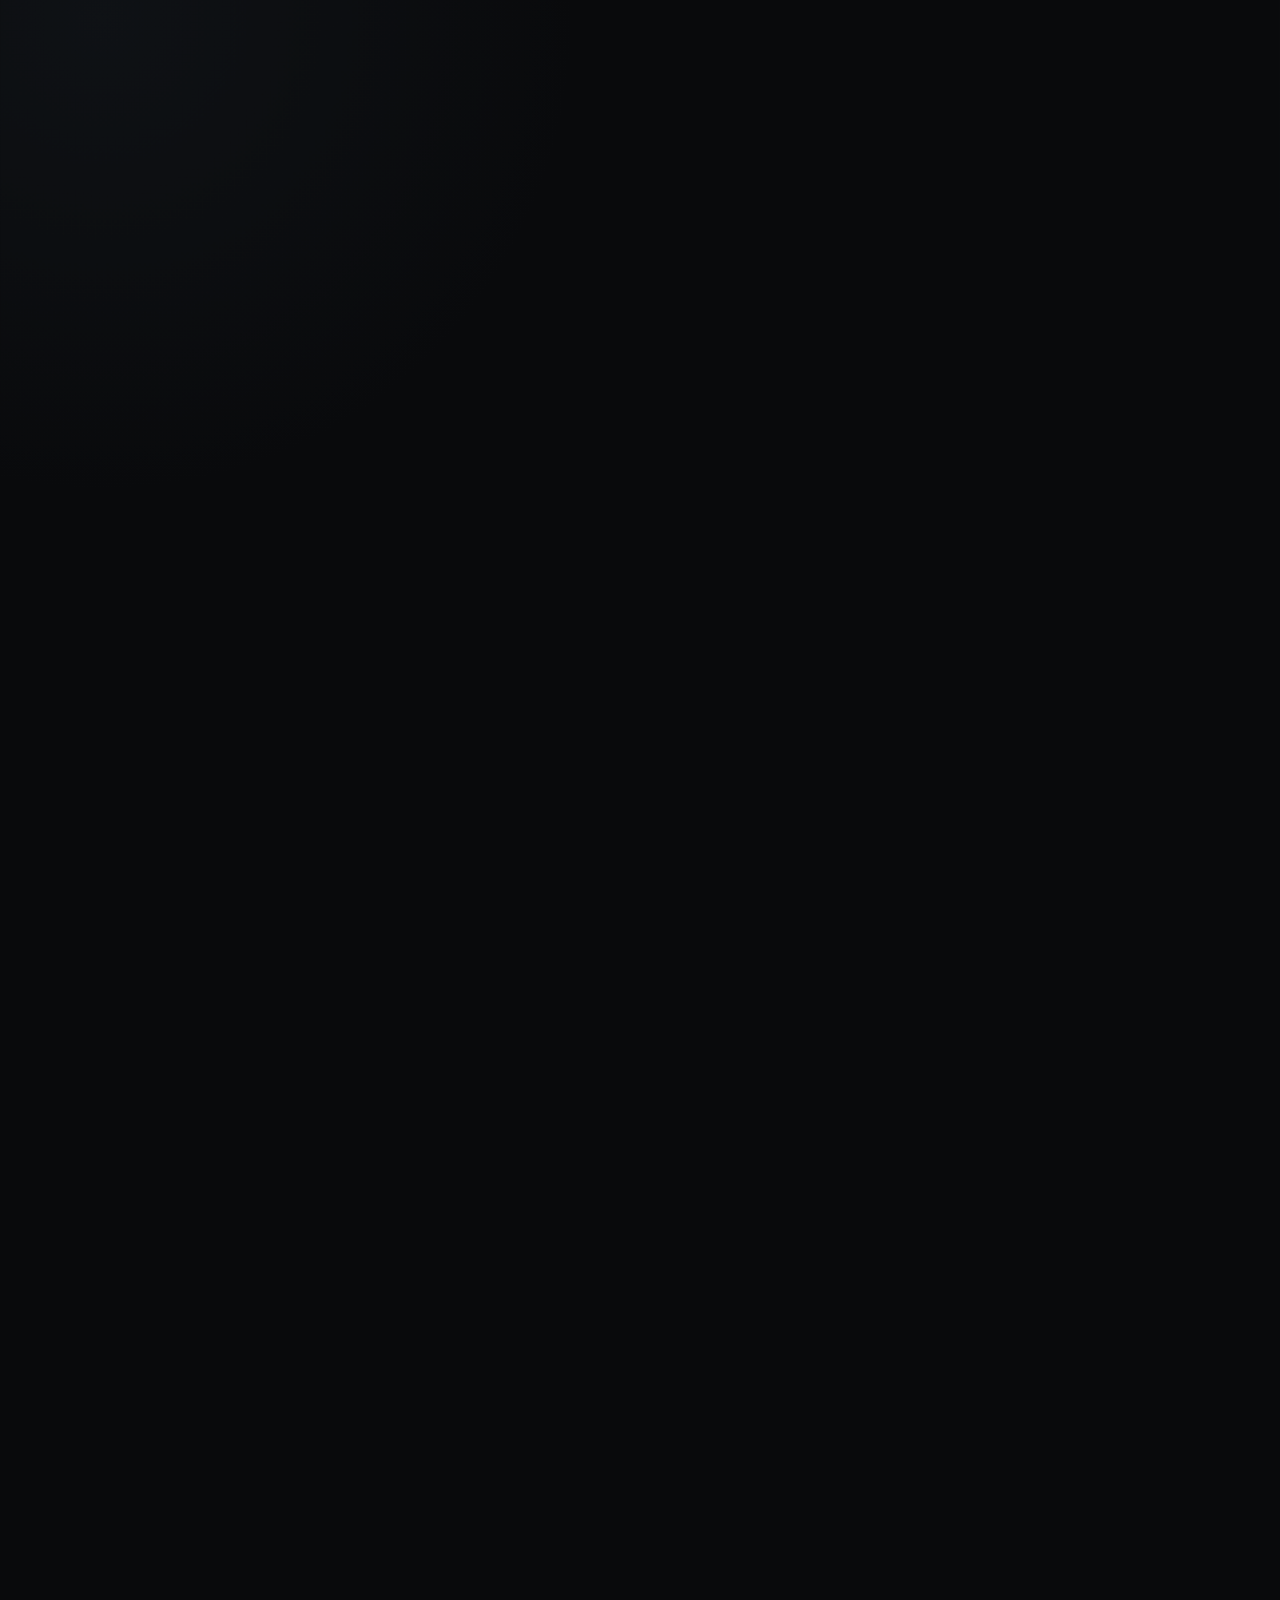
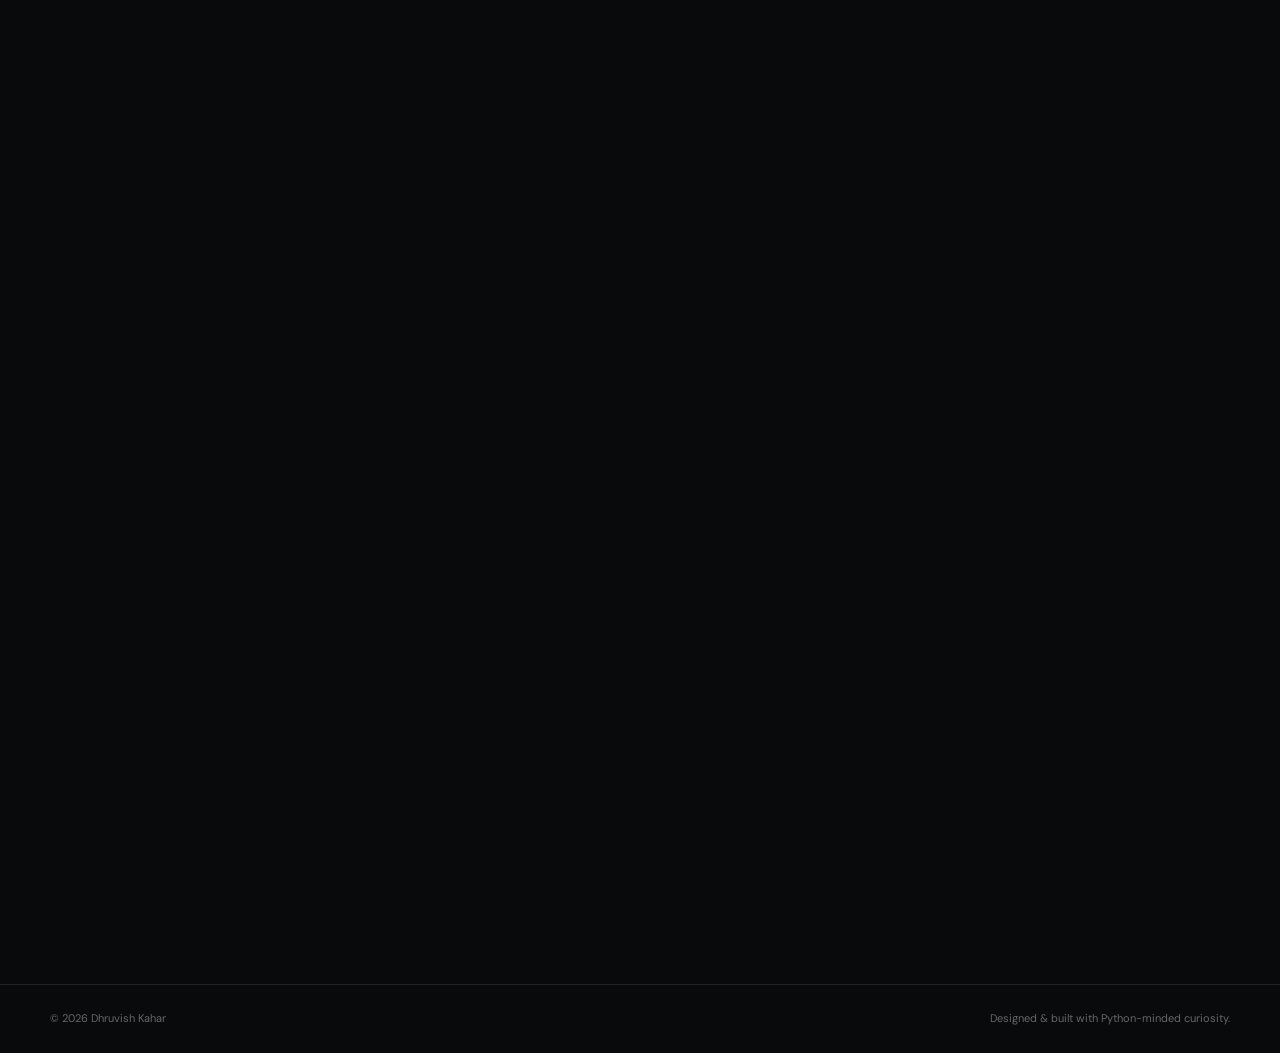
<file: index2.html>
<!DOCTYPE html>
<html lang="en">
<head>
  <meta charset="UTF-8">
  <meta name="viewport" content="width=device-width, initial-scale=1.0">
  <meta name="description" content="Dhruvish Kahar — Python, Django and Odoo Developer portfolio.">
  <title>Dhruvish Kahar | Python • Django • Odoo Developer</title>
  <link rel="preconnect" href="https://fonts.googleapis.com">
  <link rel="preconnect" href="https://fonts.gstatic.com" crossorigin>
  <link href="https://fonts.googleapis.com/css2?family=DM+Sans:wght@400;500;600;700&family=Space+Grotesk:wght@500;600;700&display=swap" rel="stylesheet">
  <link rel="stylesheet" href="style.css">
</head>
<body>
  <div class="noise" aria-hidden="true"></div>
  <div class="bg-orb orb-one" aria-hidden="true"></div>
  <div class="bg-orb orb-two" aria-hidden="true"></div>

  <header class="site-header">
    <a class="brand" href="#home" aria-label="Dhruvish Kahar home"><span>DK</span><i>.</i></a>
    <nav class="nav" aria-label="Primary navigation">
      <a href="#about">About</a>
      <a href="#journey">Journey</a>
      <a href="#skills">Skills</a>
      <a href="#projects">Projects</a>
      <a href="#learning">Learning</a>
      <a href="#contact">Contact</a>
    </nav>
    <a class="nav-cta" href="#contact">Let's talk <span>↗</span></a>
  </header>

  <main id="home">
    <!-- HERO -->
    <section class="hero section-shell">
      <div class="hero-copy reveal">
        <!-- <div class="availability"><span></span> AVAILABLE FOR OPPORTUNITIES</div> -->
        <p class="eyebrow">Hello, I'm</p>
        <h1>Dhruvish<br>Kahar<span class="gold-dot">.</span></h1>

        <div class="role-line" aria-label="Python Django Odoo Developer">
          <span class="static-role">I build with</span>
          <!-- <span class="cursor" aria-hidden="true"></span> -->
          <span class="typing-wrap" aria-hidden="true">
            <span class="typing-word python">Python</span>
            <span class="typing-word django">Django</span>
            <span class="typing-word odoo">Odoo</span>
          </span>
          
          <span class="developer_text">Developer</span>
        </div>

        <p class="hero-text">
          I build clean web applications, backend systems and practical business solutions
          with Python at the core.
        </p>

        <div class="hero-actions">
          <a class="btn btn-primary" href="#projects">View Projects <span>↗</span></a>
          <a class="btn btn-ghost" href="#about">Explore Portfolio <span>↓</span></a>
        </div>

        <div class="hero-links">
          <span>Vadodara, Gujarat</span>
          <span class="dot-sep"></span>
          <a href="https://github.com/" target="_blank" rel="noreferrer">GitHub ↗</a>
          <a href="https://www.linkedin.com/" target="_blank" rel="noreferrer">LinkedIn ↗</a>
        </div>
      </div>

      <div class="hero-visual reveal delay-2">
        <div class="portrait-frame">
          <img src="assets/profile.jpg" alt="Dhruvish Kahar in a formal blazer">
          <div class="portrait-shine"></div>
        </div>
        <div class="code-card">
          <div class="code-dots"><i></i><i></i><i></i></div>
          <code><span>def</span> build():<br>&nbsp;&nbsp;<b>return</b> "ideas → products"</code>
        </div>
        <div class="stack-card">
          <small>STACK</small>
          <b>PY</b><b>DJ</b><b>OD</b>
        </div>
        <div class="orbit orbit-a"></div>
        <div class="orbit orbit-b"></div>
      </div>
    </section>

    <!-- ABOUT -->
    <section id="about" class="content-section section-shell">
      <div class="section-heading reveal">
        <span>01 / ABOUT</span>
        <h2>A developer who<br><em>builds with purpose.</em></h2>
      </div>
      <div class="about-card reveal">
        <div class="about-number">01</div>
        <div class="about-content">
          <p class="lead">
            I'm a developer focused on Python, Django and Odoo, with a practical approach
            to building useful software and business applications.
          </p>
          <p>
            My current focus is strengthening Python development, Django web development,
            PostgreSQL and Odoo 19. I enjoy turning requirements into clean interfaces,
            reliable backend logic and understandable business workflows.
          </p>
          <div class="about-tags">
            <span>Python</span><span>Django</span><span>Odoo 19</span><span>PostgreSQL</span>
          </div>
        </div>
      </div>
    </section>

    <!-- JOURNEY -->
    <section id="journey" class="content-section section-shell">
      <div class="section-heading reveal">
        <span>02 / JOURNEY</span>
        <h2>From web development<br>to <em>Python & business apps.</em></h2>
      </div>
      <div class="journey-grid">
        <article class="journey-card reveal">
          <span class="card-index">01</span>
          <div class="icon-box">⌘</div>
          <h3>Web Foundations</h3>
          <p>Experience with web development, databases, HTML, CSS and application logic.</p>
        </article>
        <article class="journey-card featured reveal delay-1">
          <span class="card-index">02</span>
          <div class="icon-box">PY</div>
          <h3>Python & Django</h3>
          <p>Building backend-driven applications, authentication, CRUD systems, APIs and e-commerce flows.</p>
        </article>
        <article class="journey-card reveal delay-2">
          <span class="card-index">03</span>
          <div class="icon-box">OD</div>
          <h3>Odoo Development</h3>
          <p>Learning Odoo 19 module development, ORM, XML, QWeb, controllers and business workflows.</p>
        </article>
      </div>
    </section>

    <!-- WHAT I BUILD -->
    <section class="content-section section-shell">
      <div class="section-heading reveal">
        <span>03 / WHAT I BUILD</span>
        <h2>Practical software,<br><em>not just code.</em></h2>
      </div>
      <div class="services-grid">
        <article class="service-card reveal">
          <div class="service-icon">01</div>
          <h3>Python Development</h3>
          <p>Application logic, automation, data handling and backend problem solving.</p>
          <ul><li>Python</li><li>Requests</li><li>Pandas</li></ul>
        </article>
        <article class="service-card reveal delay-1">
          <div class="service-icon">02</div>
          <h3>Django Applications</h3>
          <p>Database-driven web applications with authentication, admin workflows and APIs.</p>
          <ul><li>Django</li><li>REST APIs</li><li>PostgreSQL</li></ul>
        </article>
        <article class="service-card reveal delay-2">
          <div class="service-icon">03</div>
          <h3>Odoo Solutions</h3>
          <p>Custom business functionality using Python ORM, XML, QWeb and Odoo modules.</p>
          <ul><li>Odoo 19</li><li>QWeb</li><li>XML / ORM</li></ul>
        </article>
      </div>
    </section>

    <!-- SKILLS -->
    <section id="skills" class="content-section section-shell">
      <div class="section-heading reveal">
        <span>04 / TECHNICAL SKILLS</span>
        <h2>My current <em>toolbox.</em></h2>
      </div>
      <div class="skills-panel reveal">
        <div class="skill-group">
          <small>PROGRAMMING</small>
          <div class="skill-list"><span>Python</span><span>SQL</span><span>HTML5</span><span>CSS3</span><span>JavaScript</span></div>
        </div>
        <div class="skill-group">
          <small>FRAMEWORKS</small>
          <div class="skill-list"><span>Django</span><span>Flask</span><span>Odoo 19</span></div>
        </div>
        <div class="skill-group">
          <small>DATABASE</small>
          <div class="skill-list"><span>PostgreSQL</span><span>MySQL</span><span>SQLite</span></div>
        </div>
        <div class="skill-group">
          <small>PYTHON ECOSYSTEM</small>
          <div class="skill-list"><span>Pandas</span><span>NumPy</span><span>Requests</span><span>REST API</span></div>
        </div>
        <div class="skill-group">
          <small>ODOO</small>
          <div class="skill-list"><span>Python ORM</span><span>XML</span><span>QWeb</span><span>Controllers</span><span>Modules</span></div>
        </div>
        <div class="skill-group">
          <small>TOOLS</small>
          <div class="skill-list"><span>Git</span><span>GitHub</span><span>VS Code</span><span>Postman</span></div>
        </div>
      </div>
    </section>

    <!-- PROJECTS -->
    <section id="projects" class="content-section section-shell">
      <div class="section-heading reveal">
        <span>05 / FEATURED PROJECTS</span>
        <h2>Selected work &<br><em>things I'm building.</em></h2>
      </div>

      <div class="project-stack">
        <article class="project-card reveal">
          <div class="project-meta"><span>01</span><span>DJANGO • E-COMMERCE</span></div>
          <div class="project-body">
            <div>
              <h3>Modern Django E-Commerce</h3>
              <p>A full-stack shopping experience with products, categories, cart, checkout, orders and an admin dashboard.</p>
              <div class="project-tags"><span>Python</span><span>Django</span><span>PostgreSQL</span><span>JavaScript</span></div>
            </div>
            <div class="project-arrow">↗</div>
          </div>
        </article>

        <article class="project-card project-gold reveal">
          <div class="project-meta"><span>02</span><span>ODOO • BUSINESS APPS</span></div>
          <div class="project-body">
            <div>
              <h3>Odoo Business Customization</h3>
              <p>Custom module exploration around Odoo 19, XML views, QWeb templates, ORM models, website and business workflows.</p>
              <div class="project-tags"><span>Odoo 19</span><span>Python</span><span>XML</span><span>QWeb</span></div>
            </div>
            <div class="project-arrow">↗</div>
          </div>
        </article>

        <article class="project-card reveal">
          <div class="project-meta"><span>03</span><span>PYTHON • DATA</span></div>
          <div class="project-body">
            <div>
              <h3>Python Data Dashboard</h3>
              <p>Data-focused dashboard concepts using Python libraries, charts, filtering and structured reporting.</p>
              <div class="project-tags"><span>Python</span><span>Pandas</span><span>Matplotlib</span></div>
            </div>
            <div class="project-arrow">↗</div>
          </div>
        </article>
      </div>
    </section>

    <!-- LEARNING -->
    <section id="learning" class="content-section section-shell">
      <div class="section-heading reveal">
        <span>06 / LEARNING & FOCUS</span>
        <h2>Always learning.<br><em>Always building.</em></h2>
      </div>
      <div class="learning-grid">
        <div class="learning-card reveal"><strong>Python</strong><span>Core language & ecosystem</span></div>
        <div class="learning-card reveal delay-1"><strong>Django</strong><span>Web apps & backend systems</span></div>
        <div class="learning-card reveal delay-2"><strong>Odoo 19</strong><span>ERP & business application development</span></div>
        <div class="learning-card reveal delay-3"><strong>PostgreSQL</strong><span>Relational data & application storage</span></div>
      </div>
    </section>

    <!-- CONTACT -->
    <section id="contact" class="contact-section section-shell reveal">
      <div class="contact-card">
        <span class="availability"><span></span> OPEN TO PYTHON / DJANGO / ODOO OPPORTUNITIES</span>
        <h2>Let's build something<br><em>useful together.</em></h2>
        <p>Have an opportunity, project or idea? I'd be happy to connect.</p>
        <div class="contact-actions">
          <a class="btn btn-primary" href="mailto:your-email@example.com">Email Me ↗</a>
          <a class="btn btn-ghost" href="https://www.linkedin.com/" target="_blank" rel="noreferrer">LinkedIn ↗</a>
          <a class="btn btn-ghost" href="https://github.com/" target="_blank" rel="noreferrer">GitHub ↗</a>
        </div>
      </div>
    </section>
  </main>

  <footer class="footer">
    <span>© 2026 Dhruvish Kahar</span>
    <span>Designed & built with Python-minded curiosity.</span>
  </footer>
</body>
</html>
</file>
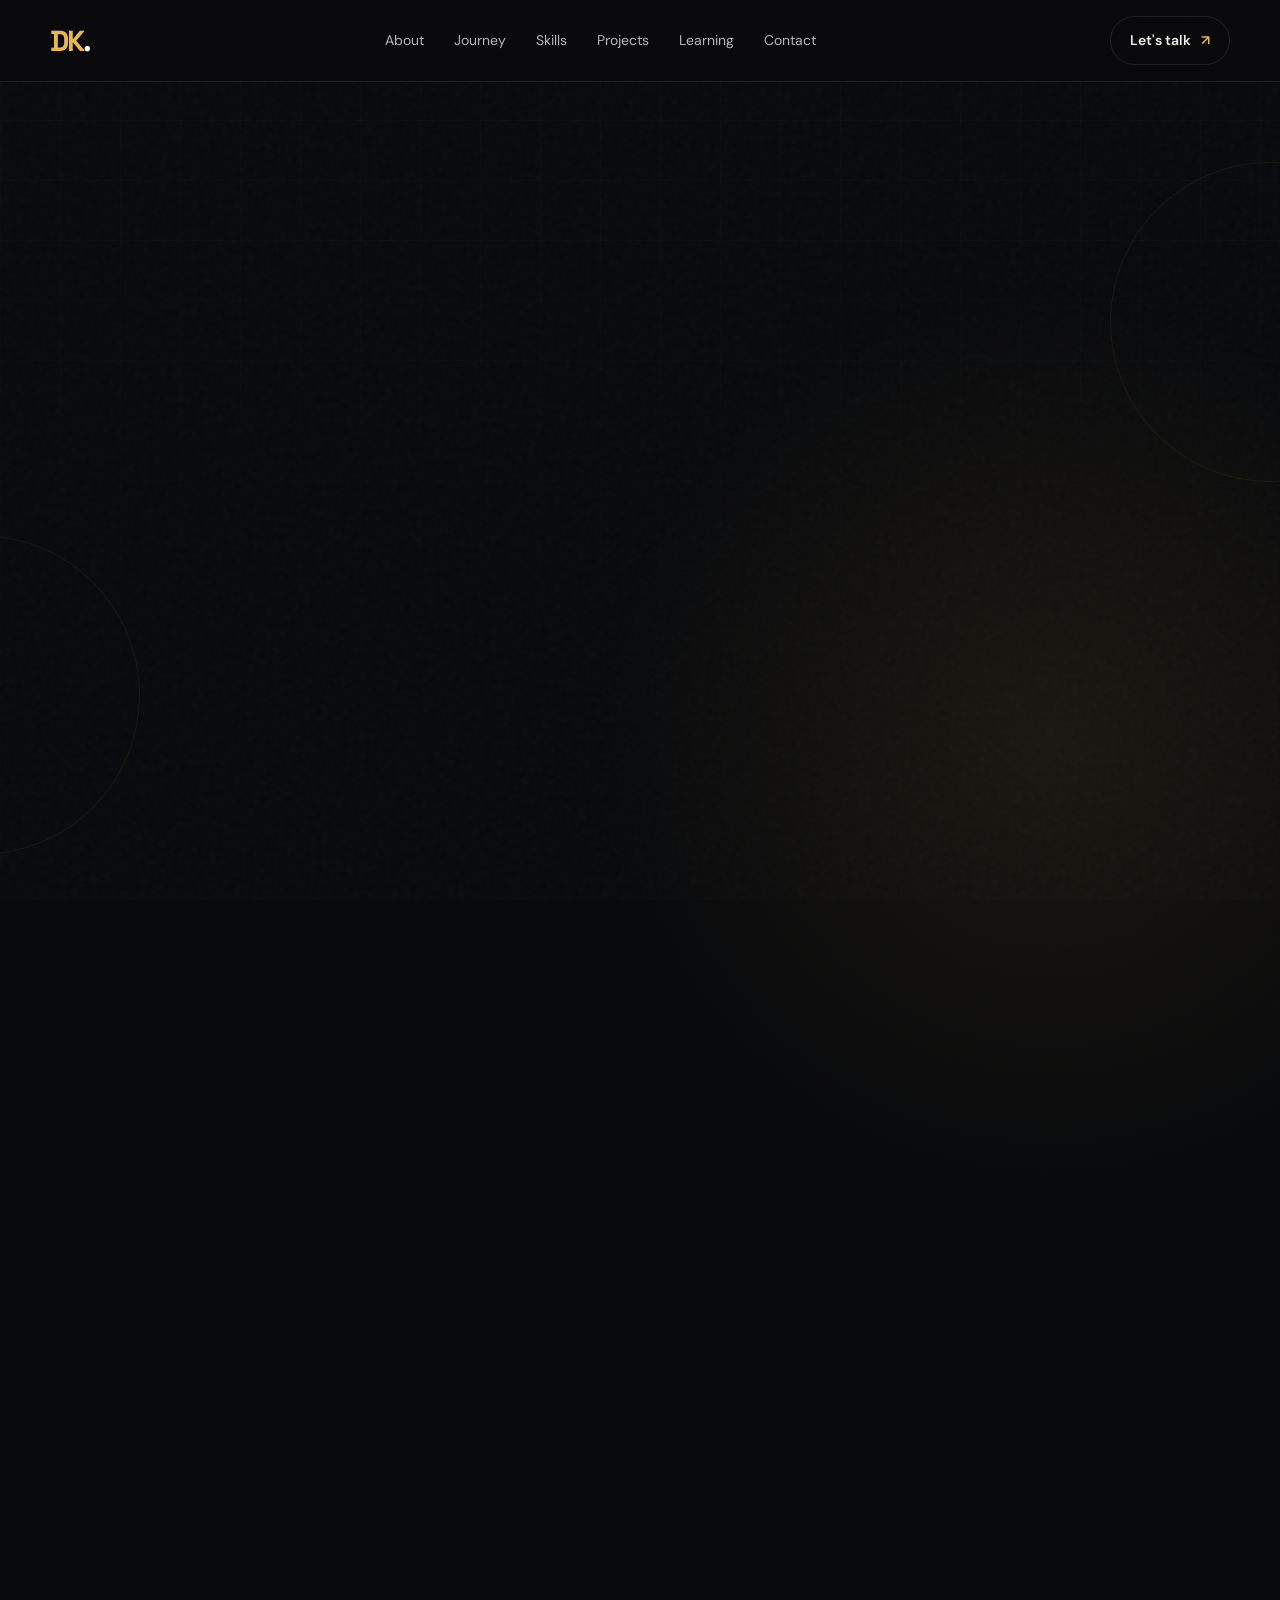
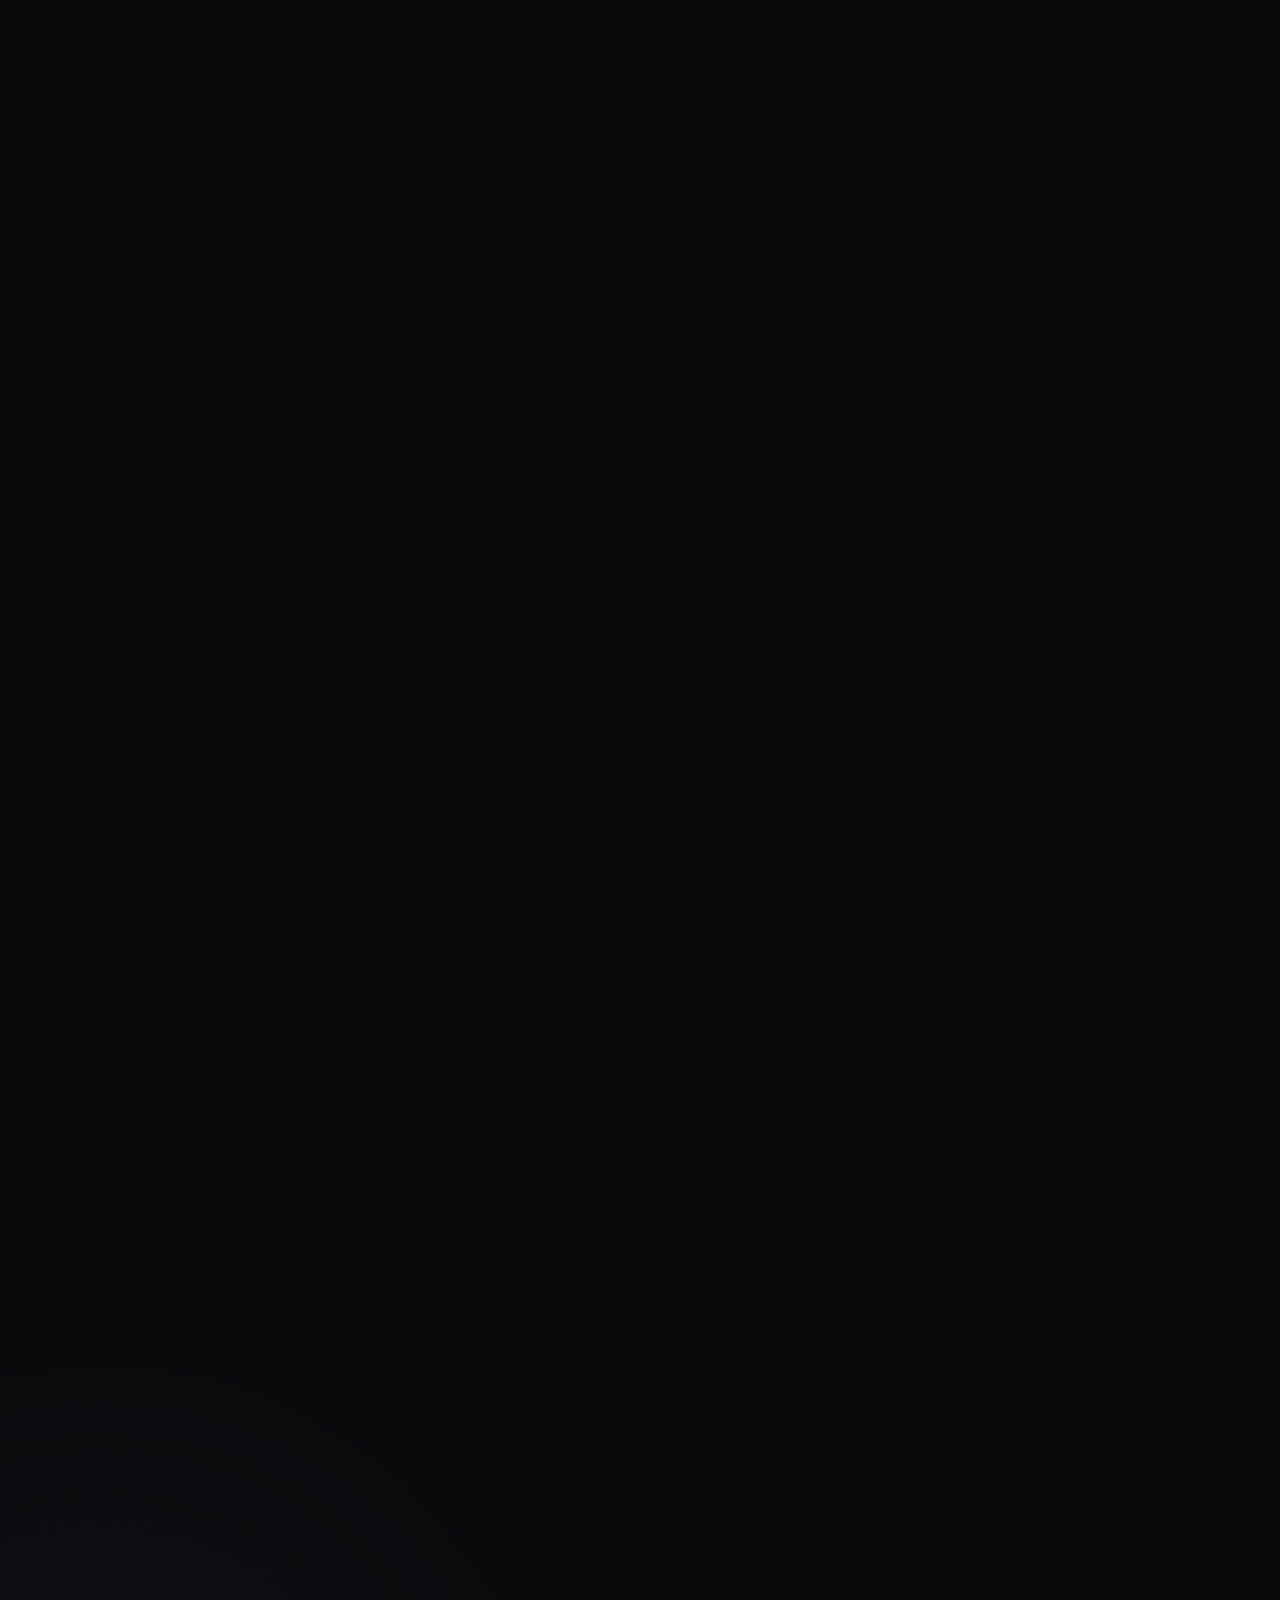
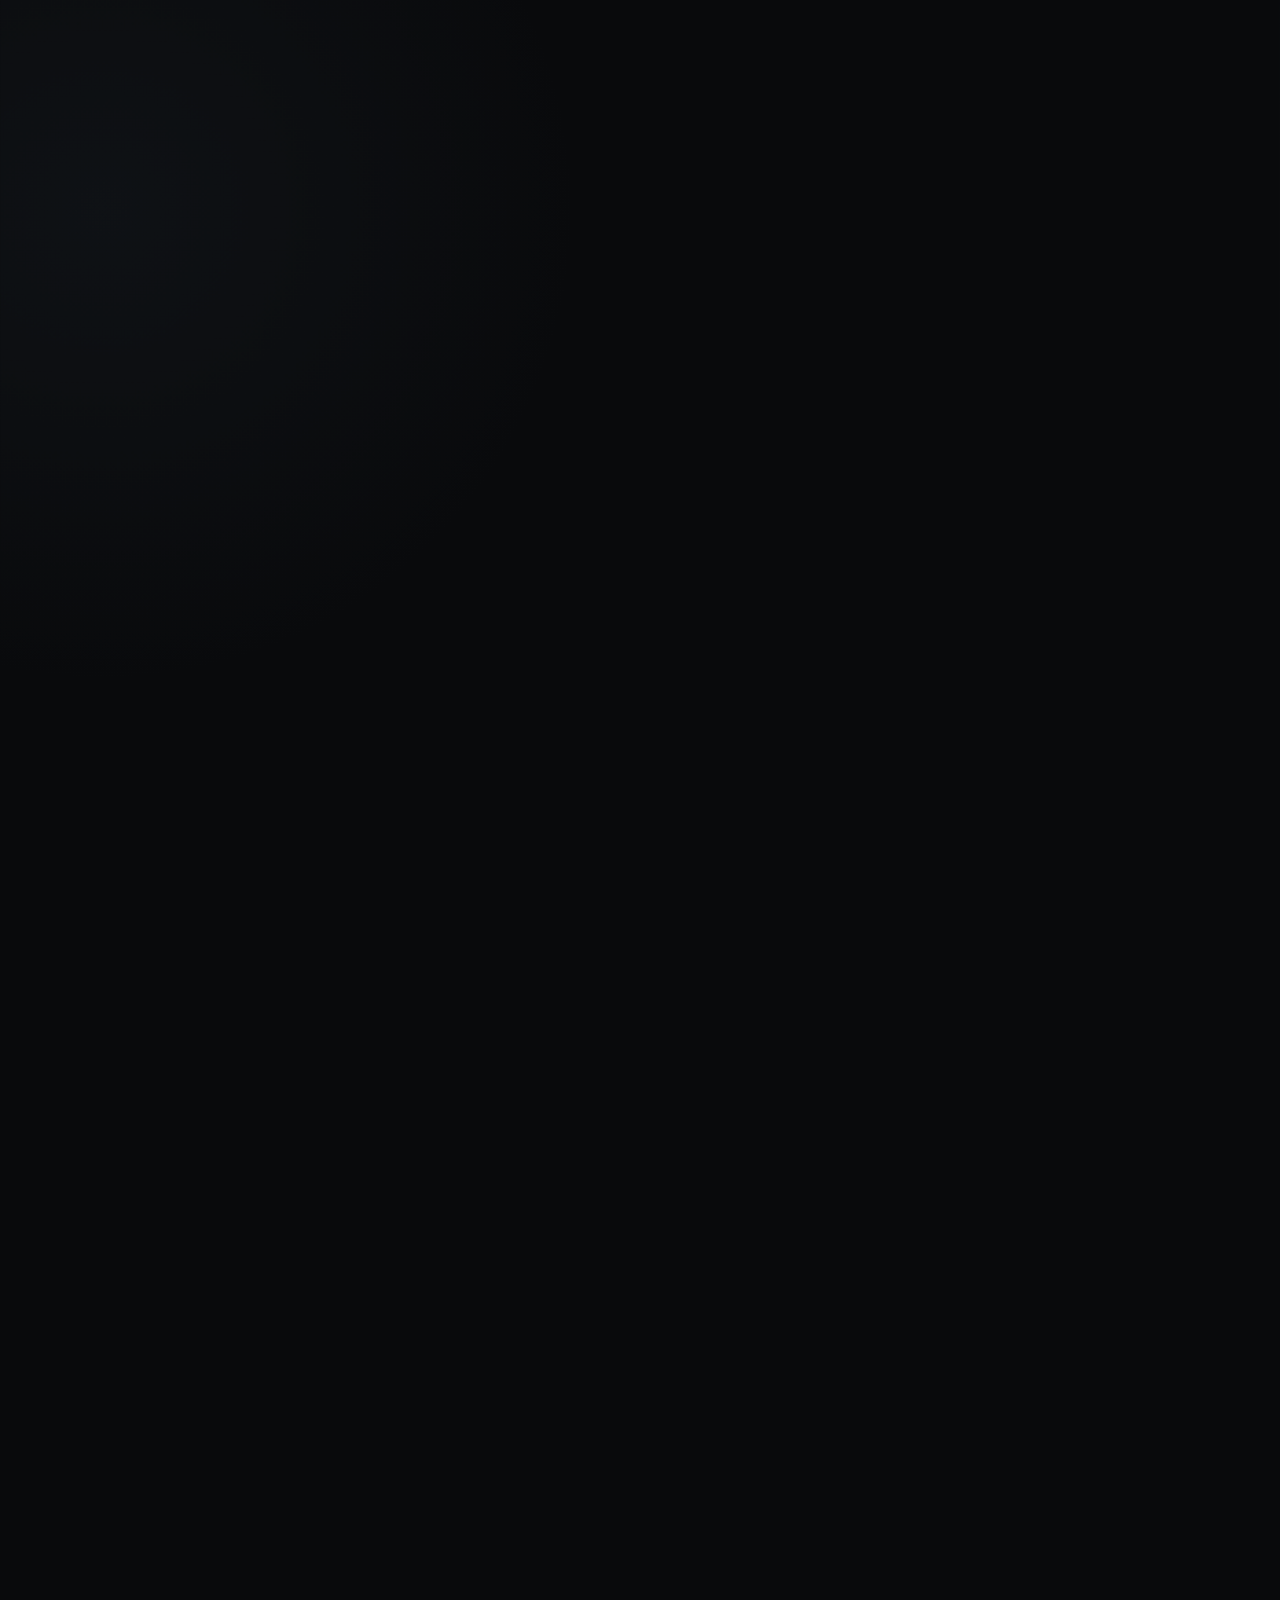
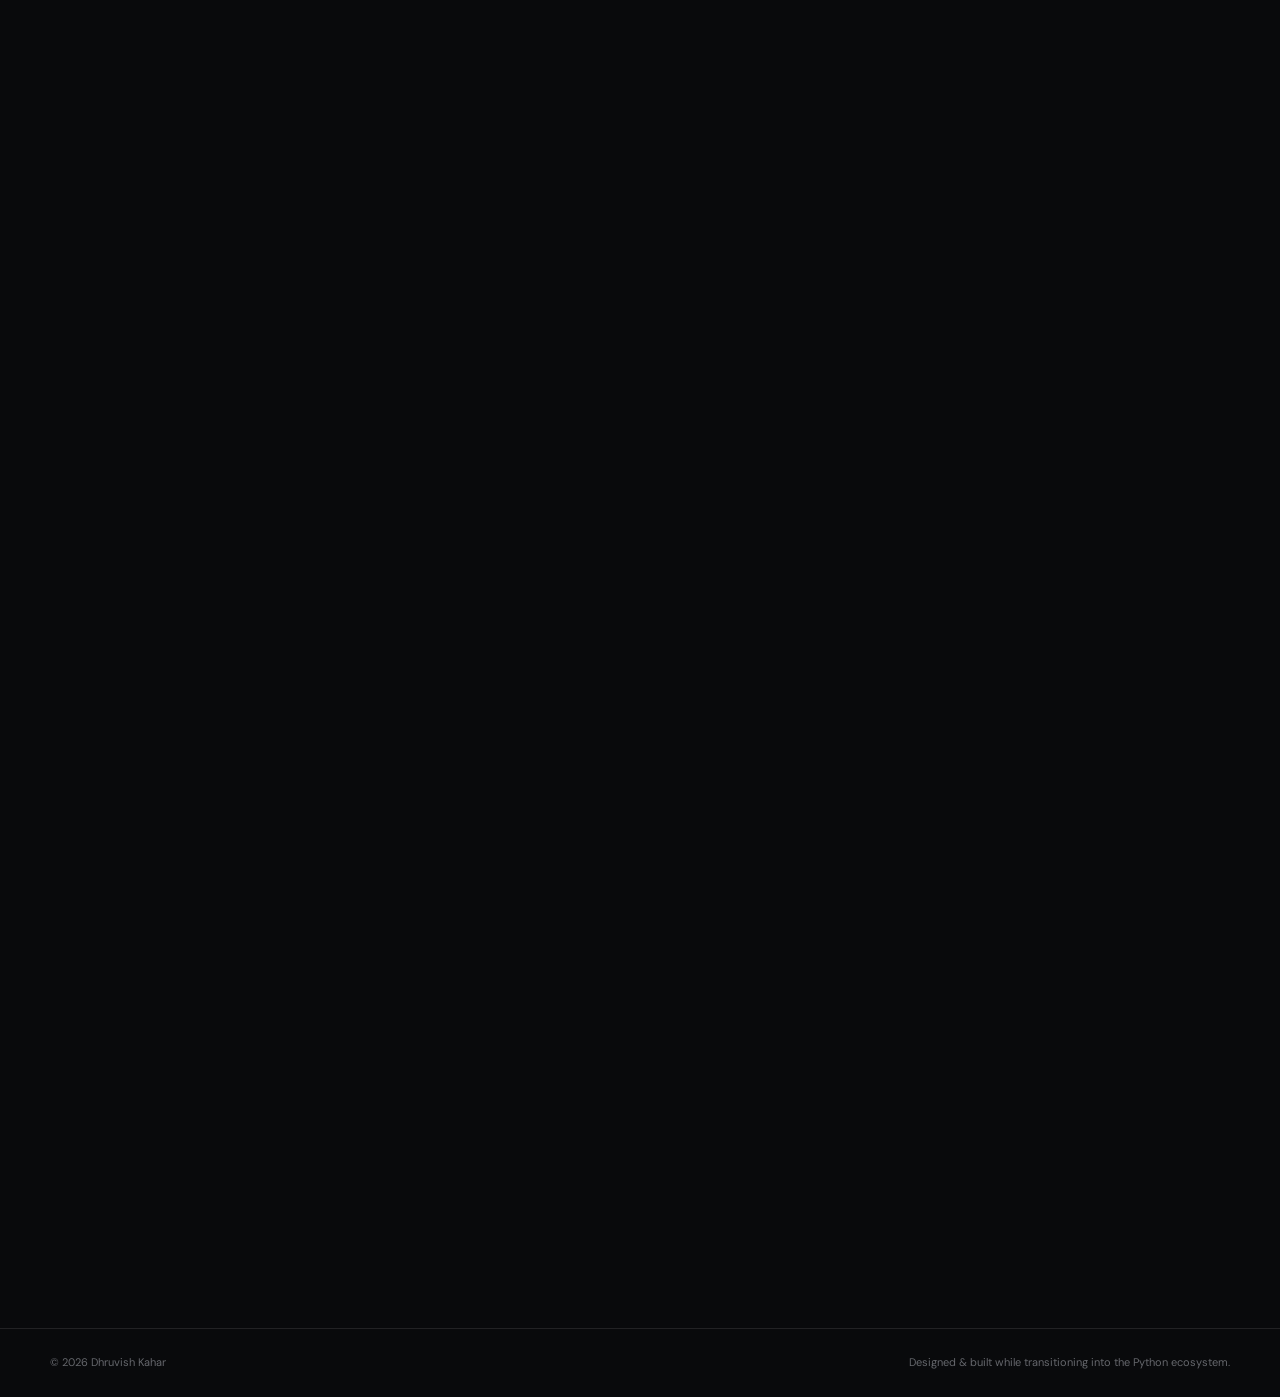
<file: index_1.html>
<!DOCTYPE html>
<html lang="en">
<head>
  <meta charset="UTF-8">
  <meta name="viewport" content="width=device-width, initial-scale=1.0">
  <meta name="description" content="Dhruvish Kahar — Software Developer with 5+ years of PHP and Laravel experience, transitioning into Python, Django, Flask and Odoo development.">
  <title>Dhruvish Kahar | Software Developer • Python • Django • Odoo</title>
  <link rel="preconnect" href="https://fonts.googleapis.com">
  <link rel="preconnect" href="https://fonts.gstatic.com" crossorigin>
  <link href="https://fonts.googleapis.com/css2?family=DM+Sans:wght@400;500;600;700&family=Space+Grotesk:wght@500;600;700&display=swap" rel="stylesheet">
  <link rel="stylesheet" href="style.css">
</head>
<body>
<div class="noise" aria-hidden="true"></div>
<div class="bg-orb orb-one" aria-hidden="true"></div>
<div class="bg-orb orb-two" aria-hidden="true"></div>

<header class="site-header">
  <a class="brand" href="#home" aria-label="Dhruvish Kahar home"><span>DK</span><i>.</i></a>
  <nav class="nav" aria-label="Primary navigation">
    <a href="#about">About</a>
    <a href="#journey">Journey</a>
    <a href="#skills">Skills</a>
    <a href="#projects">Projects</a>
    <a href="#learning">Learning</a>
    <a href="#contact">Contact</a>
  </nav>
  <a class="nav-cta" href="#contact">Let's talk <span>↗</span></a>
</header>

<main id="home">
  <!-- HERO -->
  <section class="hero section-shell">
    <div class="hero-copy reveal">
      <!-- <div class="availability"><span></span> AVAILABLE FOR OPPORTUNITIES</div> -->
      <p class="eyebrow">Hello, I'm</p>
      <h1>Dhruvish<br>Kahar<span class="gold-dot">.</span></h1>

      <div class="role-line" aria-label="Software Developer transitioning into Python Django Odoo">
        <span class="static-role">I build with</span>
        <!-- <span class="cursor" aria-hidden="true"></span> -->
        <span class="typing-wrap" aria-hidden="true">
            <span class="typing-word python">Python</span>
            <span class="typing-word django">Django</span>
            <span class="typing-word odoo">Odoo</span>
          </span>

        <span class="developer_text">Developer</span>
      </div>

      <p class="hero-text">
        Software Developer with 5+ years of professional experience in PHP and Laravel,
        currently transitioning into Python, Django, Flask and Odoo development.
      </p>

      <div class="hero-actions">
        <a class="btn btn-primary" href="#projects">View Projects <span>↗</span></a>
        <a class="btn btn-ghost" href="#about">Explore Portfolio <span>↓</span></a>
      </div>

      <div class="hero-links">
        <span>Vadodara, Gujarat</span>
        <span class="dot-sep"></span>
        <a href="https://github.com/" target="_blank" rel="noreferrer">GitHub ↗</a>
        <a href="https://www.linkedin.com/" target="_blank" rel="noreferrer">LinkedIn ↗</a>
      </div>
    </div>

    <div class="hero-visual reveal delay-2">
      <div class="portrait-frame">
        <img src="assets/profile.jpg" alt="Dhruvish Kahar in a formal blazer">
        <div class="portrait-shine"></div>
      </div>
      <div class="code-card">
        <div class="code-dots"><i></i><i></i><i></i></div>
        <code><span>def</span> build():<br>&nbsp;&nbsp;<b>return</b> "ideas → products"</code>
      </div>
      <div class="stack-card">
        <small>STACK</small>
        <b>PY</b><b>DJ</b><b>OD</b>
      </div>
      <div class="orbit orbit-a"></div>
      <div class="orbit orbit-b"></div>
    </div>
  </section>

  <!-- ABOUT -->
  <section id="about" class="content-section section-shell">
    <div class="section-heading reveal">
      <span>01 / ABOUT</span>
      <h2>A developer who<br><em>builds with purpose.</em></h2>
    </div>
    <div class="about-card reveal">
      <div class="about-number">01</div>
      <div class="about-content">
        <p class="lead">
          I'm a Software Developer with 5+ years of professional experience in PHP and Laravel,
          with a strong foundation in backend development, databases, REST APIs and business applications.
        </p>
        <p>
          I'm currently transitioning into Python, Django, Flask and Odoo through hands-on projects.
          My focus is building reliable backend systems, database-driven applications, APIs and practical
          business solutions while growing my career in the Python ecosystem.
        </p>
        <div class="about-tags">
          <span>5+ Years Experience</span><span>PHP / Laravel</span><span>Python</span><span>Django</span><span>Odoo</span>
        </div>
      </div>
    </div>
  </section>

  <!-- JOURNEY -->
  <section id="journey" class="content-section section-shell">
    <div class="section-heading reveal">
      <span>02 / JOURNEY</span>
      <h2>From 5+ years of web development<br>to <em>Python & business apps.</em></h2>
    </div>
    <div class="journey-grid">
      <article class="journey-card reveal">
        <span class="card-index">01</span>
        <div class="icon-box">⌘</div>
        <h3>Professional Foundation</h3>
        <p>5+ years of professional experience building web applications, backend systems, databases and business solutions with PHP and Laravel.</p>
      </article>
      <article class="journey-card featured reveal delay-1">
        <span class="card-index">02</span>
        <div class="icon-box">PY</div>
        <h3>Python & Django</h3>
        <p>Currently building backend-driven applications, authentication, CRUD systems, REST APIs and e-commerce flows with Python and Django.</p>
      </article>
      <article class="journey-card reveal delay-2">
        <span class="card-index">03</span>
        <div class="icon-box">OD</div>
        <h3>Odoo Development</h3>
        <p>Developing practical Odoo 19 modules and learning ORM, XML, QWeb, controllers and business workflows for ERP customization.</p>
      </article>
    </div>
  </section>

  <!-- WHAT I BUILD -->
  <section class="content-section section-shell">
    <div class="section-heading reveal">
      <span>03 / WHAT I BUILD</span>
      <h2>Practical software,<br><em>not just code.</em></h2>
    </div>
    <div class="services-grid">
      <article class="service-card reveal">
        <div class="service-icon">01</div>
        <h3>Python Development</h3>
        <p>Building practical backend solutions, application logic, automation, data handling and API integrations.</p>
        <ul><li>Python</li><li>Requests</li><li>Pandas</li></ul>
      </article>
      <article class="service-card reveal delay-1">
        <div class="service-icon">02</div>
        <h3>Django Applications</h3>
        <p>Building database-driven web applications with authentication, CRUD workflows, e-commerce features and REST APIs.</p>
        <ul><li>Django</li><li>REST APIs</li><li>PostgreSQL</li></ul>
      </article>
      <article class="service-card reveal delay-2">
        <div class="service-icon">03</div>
        <h3>Odoo Solutions</h3>
        <p>Creating and learning custom business functionality using Python ORM, XML, QWeb and Odoo modules.</p>
        <ul><li>Odoo 19</li><li>QWeb</li><li>XML / ORM</li></ul>
      </article>
    </div>
  </section>

  <!-- SKILLS -->
  <section id="skills" class="content-section section-shell">
    <div class="section-heading reveal">
      <span>04 / TECHNICAL SKILLS</span>
      <h2>My current <em>toolbox.</em></h2>
    </div>
    <div class="skills-panel reveal">
      <div class="skill-group">
        <small>PROGRAMMING</small>
        <div class="skill-list"><span>Python</span><span>PHP</span><span>SQL</span><span>HTML5</span><span>CSS3</span><span>JavaScript</span></div>
      </div>
      <div class="skill-group">
        <small>FRAMEWORKS</small>
        <div class="skill-list"><span>Django</span><span>Flask</span><span>Odoo 19</span><span>Laravel</span></div>
      </div>
      <div class="skill-group">
        <small>DATABASE</small>
        <div class="skill-list"><span>PostgreSQL</span><span>MySQL</span><span>SQLite</span><span>SQL</span></div>
      </div>
      <div class="skill-group">
        <small>PYTHON ECOSYSTEM</small>
        <div class="skill-list"><span>Pandas</span><span>NumPy</span><span>Requests</span><span>REST APIs</span><span>DRF</span></div>
      </div>
      <div class="skill-group">
        <small>ODOO</small>
        <div class="skill-list"><span>Python ORM</span><span>XML</span><span>QWeb</span><span>Controllers</span><span>Modules</span></div>
      </div>
      <div class="skill-group">
        <small>TOOLS</small>
        <div class="skill-list"><span>Git</span><span>GitHub</span><span>VS Code</span><span>Postman</span></div>
      </div>
    </div>
  </section>

  <!-- PROJECTS -->
  <section id="projects" class="content-section section-shell">
    <div class="section-heading reveal">
      <span>05 / FEATURED PROJECTS</span>
      <h2>Selected work &<br><em>things I'm building.</em></h2>
    </div>

    <div class="project-stack">
      <article class="project-card reveal">
        <div class="project-meta"><span>01</span><span>DJANGO • E-COMMERCE</span></div>
        <div class="project-body">
          <div>
            <h3>Modern Django E-Commerce</h3>
            <p>A Django-based e-commerce application with product and category management, cart, checkout, orders, customer flows and an admin dashboard.</p>
            <div class="project-tags"><span>Python</span><span>Django</span><span>PostgreSQL</span><span>JavaScript</span></div>
          </div>
          <a href="https://django-project-xi-six.vercel.app/" target="_blank"><div class="project-arrow">↗</div></a>
        </div>
      </article>

      <article class="project-card project-gold reveal">
        <div class="project-meta"><span>02</span><span>ODOO • BUSINESS APPS</span></div>
        <div class="project-body">
          <div>
            <h3>Odoo Business Customization</h3>
            <p>Hands-on Odoo 19 customization work covering custom modules, Python models, XML views, QWeb templates, menus and business workflows.</p>
            <div class="project-tags"><span>Odoo 19</span><span>Python</span><span>XML</span><span>QWeb</span></div>
          </div>
          <div class="project-arrow">↗</div>
        </div>
      </article>

      <article class="project-card reveal">
        <div class="project-meta"><span>03</span><span>PYTHON • DATA</span></div>
        <div class="project-body">
          <div>
            <h3>Python Data Dashboard</h3>
            <p>Python-based data dashboard work exploring data processing, charts, filtering and structured reporting with practical Python libraries.</p>
            <div class="project-tags"><span>Python</span><span>Pandas</span><span>Matplotlib</span></div>
          </div>
          <div class="project-arrow">↗</div>
        </div>
      </article>

      <article class="project-card reveal">
        <div class="project-meta"><span>03</span><span>PHP Laravel Application</span></div>
        <div class="project-body">
          <div>
            <h3>PHP E-commerce Portal</h3>
            <p>PHP Product Listing,Category based Product listing , add To Cart, shipping , Payment gateway </p>
            <div class="project-tags"><span>PHP</span><span>Laravel</span></div>
          </div>
          <a href="https://mayleennutricare.com/" target="_blank"><div class="project-arrow">↗</div></a>
        </div>
      </article>
    </div>
  </section>

  <!-- LEARNING -->
  <section id="learning" class="content-section section-shell">
    <div class="section-heading reveal">
      <span>06 / LEARNING & FOCUS</span>
      <h2>Building on experience.<br><em>Growing with Python.</em></h2>
    </div>
    <div class="learning-grid">
      <div class="learning-card reveal"><strong>Python</strong><span>Backend development & ecosystem</span></div>
      <div class="learning-card reveal delay-1"><strong>Django</strong><span>Web apps, REST APIs & e-commerce</span></div>
      <div class="learning-card reveal delay-2"><strong>Odoo 19</strong><span>ERP modules & business applications</span></div>
      <div class="learning-card reveal delay-3"><strong>PostgreSQL</strong><span>Relational data & application storage</span></div>
    </div>
  </section>

  <!-- CONTACT -->
  <section id="contact" class="contact-section section-shell reveal">
    <div class="contact-card">
      <span class="availability"><span></span> OPEN TO PYTHON / DJANGO / ODOO / BACKEND OPPORTUNITIES</span>
      <h2>Let's build something<br><em>useful together.</em></h2>
      <p>Open to opportunities where I can leverage my software development experience while growing in the Python ecosystem.</p>
      <div class="contact-actions">
        <a class="btn btn-primary" href="mailto:dhruvishkahar2109@gmail.com">Email Me ↗</a>
        <a class="btn btn-primary" href="tel:+917046170679">Contact Me <i class="fa fa-phone"></i></a>
        <a class="btn btn-ghost" href="https://www.linkedin.com/in/dhruvish-kahar" target="_blank" rel="noreferrer">LinkedIn ↗</a>
        <a class="btn btn-ghost" href="https://github.com/DhruvishKahar2109" target="_blank" rel="noreferrer">GitHub ↗</a>
      </div>
    </div>
  </section>
</main>

<footer class="footer">
  <span>© 2026 Dhruvish Kahar</span>
  <span>Designed & built while transitioning into the Python ecosystem.</span>
</footer>
</body>
</html>
</file>
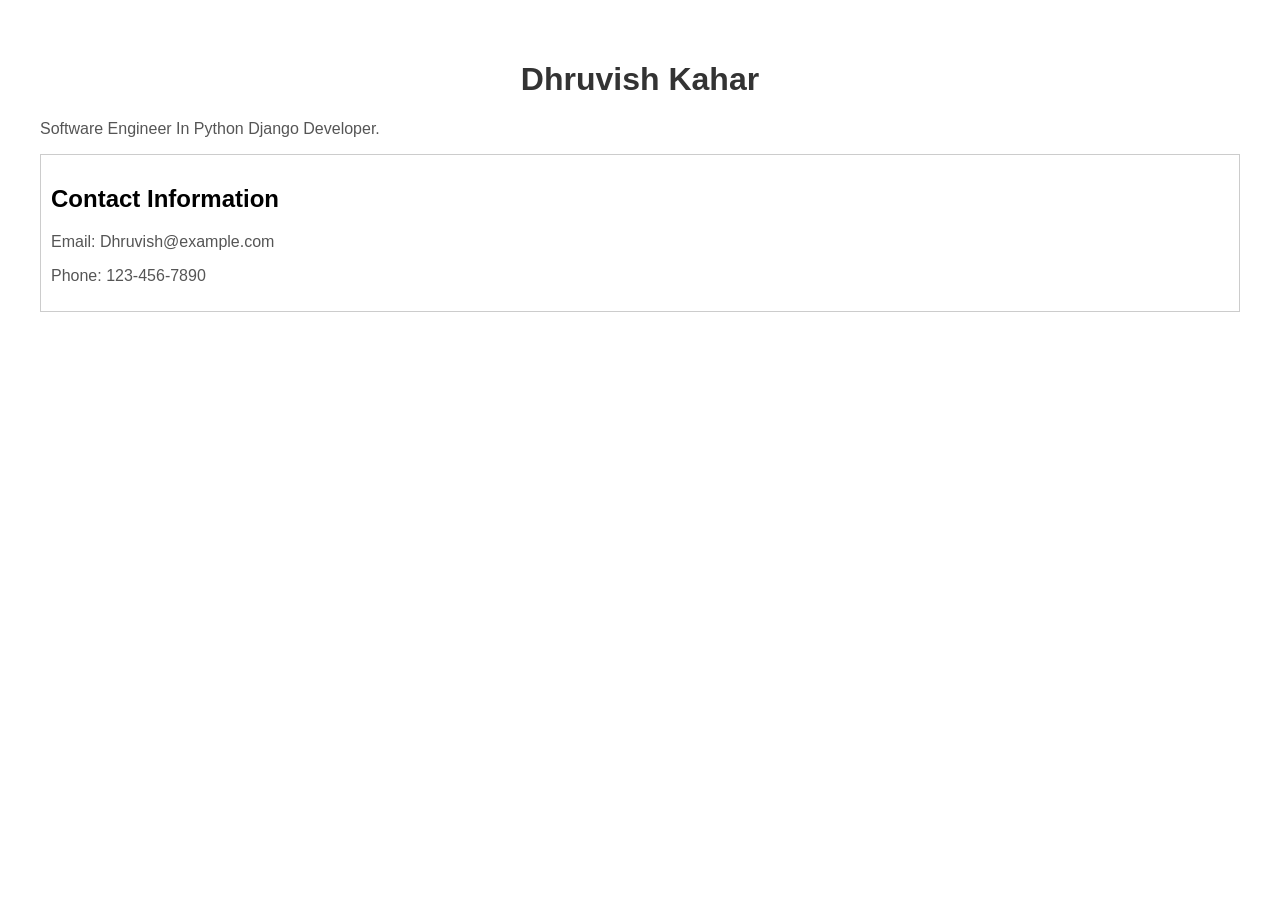
<file: resume.html>
<!DOCTYPE html>
<html lang="en">

<head>
    <meta charset="UTF-8">
    <meta name="viewport" content="width=device-width, initial-scale=1.0">
    <title>MY Resume</title>
    <style>
        body {
            font-family: Arial, sans-serif;
            padding: 20px;
            margin: 20px;
        }
        
        h1 {
            color: #333;
        }
        
        p {
            font-size: 16px;
            color: #555;
        }
    </style>
</head>

<body>
    <h1 style="text-align: center;">Dhruvish Kahar</h1>
    <p style="text-align: start;">Software Engineer In Python Django Developer.</p>
    <table style="width: 100%; border-collapse: collapse;">
        <tr>
            <td style="width: 50%; padding: 10px; border: 1px solid #ccc;">
                <h2>Contact Information</h2>
                <p>Email: Dhruvish@example.com</p>
                <p>Phone: 123-456-7890</p>
            </td>
        </tr>
    </table>
</body>

</html>
</file>
<file: style.css>
/* =========================================================
   DHRUVISH KAHAR — PORTFOLIO
   HTML + CSS only / CSS animations / responsive
   ========================================================= */

:root {
    --bg: #090a0c;
    --bg-soft: #0f1114;
    --card: #13161a;
    --card-2: #171a1f;
    --text: #f4f1eb;
    --muted: #9b9da3;
    --line: rgba(255, 255, 255, .10);
    --gold: #e8b74e;
    --gold-light: #f2cf7b;
    --green: #69e39b;
    --max: 1180px;
    --ease: cubic-bezier(.2, .75, .2, 1);
}

* {
    box-sizing: border-box;
    margin: 0;
    padding: 0
}

html {
    scroll-behavior: smooth
}

body {
    background: radial-gradient(circle at 82% 12%, rgba(232, 183, 78, .08), transparent 28rem), radial-gradient(circle at 8% 55%, rgba(83, 108, 130, .08), transparent 30rem), var(--bg);
    color: var(--text);
    font-family: "DM Sans", system-ui, sans-serif;
    line-height: 1.6;
    overflow-x: hidden;
}

body:before {
    content: "";
    position: fixed;
    inset: 0;
    pointer-events: none;
    z-index: -3;
    background-image: linear-gradient(rgba(255, 255, 255, .018) 1px, transparent 1px), linear-gradient(90deg, rgba(255, 255, 255, .018) 1px, transparent 1px);
    background-size: 60px 60px;
    mask-image: linear-gradient(to bottom, black, transparent 90%);
}

.noise {
    position: fixed;
    inset: 0;
    pointer-events: none;
    z-index: 20;
    opacity: .035;
    background-image: url("data:image/svg+xml,%3Csvg viewBox='0 0 180 180' xmlns='http://www.w3.org/2000/svg'%3E%3Cfilter id='n'%3E%3CfeTurbulence type='fractalNoise' baseFrequency='.8' numOctaves='3' stitchTiles='stitch'/%3E%3C/filter%3E%3Crect width='100%25' height='100%25' filter='url(%23n)' opacity='.7'/%3E%3C/svg%3E");
}

.bg-orb {
    position: fixed;
    width: 320px;
    height: 320px;
    border: 1px solid rgba(232, 183, 78, .08);
    border-radius: 50%;
    pointer-events: none;
    z-index: -2;
    animation: floatOrb 10s ease-in-out infinite;
}

.orb-one {
    right: -150px;
    top: 18%
}

.orb-two {
    left: -180px;
    bottom: 5%;
    animation-delay: -4s
}

a {
    color: inherit;
    text-decoration: none
}

.section-shell {
    width: min(var(--max), calc(100% - 64px));
    margin-inline: auto
}

.site-header {
    height: 82px;
    display: flex;
    align-items: center;
    justify-content: space-between;
    border-bottom: 1px solid var(--line);
    position: sticky;
    top: 0;
    z-index: 50;
    background: rgba(9, 10, 12, .78);
    backdrop-filter: blur(18px);
    padding-inline: max(32px, calc((100vw - var(--max))/2));
}

.brand {
    font: 700 29px/1 "Space Grotesk";
    letter-spacing: -2px
}

.brand span {
    color: var(--gold)
}

.brand i {
    font-style: normal;
    color: #fff
}

.nav {
    display: flex;
    gap: 30px
}

.nav a {
    font-size: 14px;
    color: #b7b8bd;
    transition: .3s ease
}

.nav a:hover {
    color: #fff
}

.nav-cta,
.btn {
    border: 1px solid var(--line);
    border-radius: 999px;
    padding: 12px 19px;
    display: inline-flex;
    align-items: center;
    gap: 10px;
    font-weight: 600;
    font-size: 14px;
    transition: transform .3s var(--ease), background .3s ease, border-color .3s ease;
}

.nav-cta:hover,
.btn:hover {
    transform: translateY(-3px);
    border-color: rgba(232, 183, 78, .5)
}

.nav-cta span,
.btn span {
    color: var(--gold)
}

.hero {
    min-height: calc(100vh - 82px);
    display: grid;
    grid-template-columns: 1.08fr .92fr;
    align-items: center;
    gap: 70px;
    padding-top: 45px;
    padding-bottom: 70px;
}

.availability {
    display: inline-flex;
    align-items: center;
    gap: 11px;
    color: var(--gold);
    font-size: 12px;
    font-weight: 700;
    letter-spacing: 2px;
    margin-bottom: 22px;
}

.availability>span {
    width: 8px;
    height: 8px;
    background: var(--green);
    border-radius: 50%;
    box-shadow: 0 0 0 6px rgba(105, 227, 155, .08);
    animation: pulse 2s infinite
}

.eyebrow {
    color: #a9abb0;
    font-size: 18px;
    margin-bottom: 3px
}

h1,
h2,
h3 {
    font-family: "Space Grotesk", sans-serif
}

h1 {
    font-size: clamp(72px, 9vw, 128px);
    line-height: .86;
    letter-spacing: -6px;
    font-weight: 700
}

.gold-dot {
    color: var(--gold)
}

.role-line {
    height: 47px;
    margin-top: 30px;
    display: flex;
    align-items: center;
    gap: 10px;
    font-size: 35px;
    color: #c9c9cc
}

.static-role {
    white-space: nowrap
}

.typing-wrap {
    height: 1.45em;
    min-width: 7.2ch;
    position: relative;
    display: inline-block;
    color: var(--gold);
    font-weight: 700
}

.typing-word {
    position: absolute;
    left: 0;
    top: 0;
    overflow: hidden;
    white-space: nowrap;
    width: var(--w);
    max-width: 0;
    opacity: 0;
    animation: typingCycle 12s steps(8, end) infinite;
}

.typing-word.python {
    --w: 6ch;
    animation-delay: 0s
}

.typing-word.django {
    --w: 6ch;
    animation-delay: 4s
}

.typing-word.odoo {
    --w: 4ch;
    animation-delay: 8s
}

.cursor {
    width: 2px;
    height: 24px;
    background: var(--gold);
    display: inline-block;
    animation: blink .8s infinite
}

.hero-text {
    max-width: 620px;
    color: var(--muted);
    font-size: 18px;
    line-height: 1.75;
    margin-top: 18px
}

.hero-actions {
    display: flex;
    gap: 12px;
    margin-top: 28px
}

.btn-primary {
    background: var(--gold);
    color: #101114;
    border-color: var(--gold)
}

.btn-primary:hover {
    background: var(--gold-light);
    border-color: var(--gold-light)
}

.btn-ghost {
    background: rgba(255, 255, 255, .02)
}

.hero-links {
    display: flex;
    align-items: center;
    gap: 17px;
    margin-top: 28px;
    color: #8d9096;
    font-size: 12px
}

.hero-links a:hover {
    color: var(--gold)
}

.dot-sep {
    width: 4px;
    height: 4px;
    background: #666;
    border-radius: 50%
}

.hero-visual {
    position: relative;
    min-height: 620px;
    display: flex;
    align-items: center;
    justify-content: center
}

.portrait-frame {
    width: min(420px, 78%);
    aspect-ratio: 3/4;
    position: relative;
    border-radius: 220px 220px 25px 25px;
    overflow: hidden;
    border: 1px solid rgba(255, 255, 255, .14);
    background: #16181c;
    box-shadow: 0 30px 100px rgba(0, 0, 0, .55), 0 0 80px rgba(232, 183, 78, .07);
    animation: portraitFloat 6s ease-in-out infinite;
}

.portrait-frame img {
    width: 100%;
    height: 100%;
    object-fit: cover;
    object-position: center 22%;
    display: block;
    filter: saturate(.95) contrast(1.02)
}

.portrait-shine {
    position: absolute;
    inset: 0;
    background: linear-gradient(115deg, transparent 25%, rgba(255, 255, 255, .18) 45%, transparent 58%);
    transform: translateX(-120%);
    animation: shine 6s ease-in-out infinite
}

.code-card,
.stack-card {
    position: absolute;
    background: rgba(22, 24, 29, .9);
    border: 1px solid rgba(255, 255, 255, .12);
    backdrop-filter: blur(14px);
    box-shadow: 0 20px 50px rgba(0, 0, 0, .35);
    border-radius: 16px;
}

.code-card {
    left: -13%;
    top: 16%;
    padding: 10px 15px;
    width: 230px;
    animation: cardFloat 5s ease-in-out infinite;
}

.code-dots {
    display: flex;
    gap: 6px;
    margin-bottom: 12px
}

.code-dots i {
    width: 7px;
    height: 7px;
    background: #65686f;
    border-radius: 50%
}

.code-card code {
    font: 13px/1.8 monospace;
    color: #d8d8db
}

.code-card code span {
    color: #d68ae8
}

.code-card code b {
    color: var(--gold)
}

.stack-card {
    right: 0;
    bottom: 11%;
    padding: 13px 14px;
    display: flex;
    gap: 8px;
    align-items: center;
    animation: cardFloat 5s ease-in-out -2s infinite
}

.stack-card small {
    font-size: 9px;
    letter-spacing: 2px;
    color: #777;
    margin-right: 3px
}

.stack-card b {
    font-size: 11px;
    color: #17191c;
    background: var(--gold);
    border-radius: 8px;
    padding: 8px
}

.stack-card b:nth-last-child(2) {
    background: #d9dde1
}

.stack-card b:last-child {
    background: #9e79c6
}

.orbit {
    position: absolute;
    border: 1px solid rgba(232, 183, 78, .18);
    border-radius: 50%;
    pointer-events: none
}

.orbit-a {
    width: 570px;
    height: 570px;
    transform: rotate(25deg);
    animation: spin 18s linear infinite
}

.orbit-b {
    width: 470px;
    height: 470px;
    transform: rotate(-25deg);
    animation: spinReverse 24s linear infinite
}

.content-section {
    padding: 125px 0 0
}

.section-heading {
    display: flex;
    justify-content: space-between;
    align-items: flex-end;
    gap: 30px;
    margin-bottom: 40px
}

.section-heading>span {
    font-size: 11px;
    letter-spacing: 2.5px;
    color: var(--gold);
    font-weight: 700
}

.section-heading h2 {
    font-size: clamp(38px, 5vw, 68px);
    line-height: 1;
    letter-spacing: -3px;
    text-align: right
}

.section-heading em,
.contact-card em {
    font-style: normal;
    color: var(--gold)
}

.about-card {
    display: grid;
    grid-template-columns: 120px 1fr;
    gap: 45px;
    padding: 50px;
    border: 1px solid var(--line);
    border-radius: 26px;
    background: linear-gradient(135deg, rgba(255, 255, 255, .055), rgba(255, 255, 255, .018));
}

.about-number {
    font: 700 54px/1 "Space Grotesk";
    color: rgba(232, 183, 78, .25)
}

.about-content {
    max-width: 820px
}

.about-content .lead {
    font-size: 27px;
    line-height: 1.35;
    color: #bd8616;
    margin-bottom: 22px
}

.about-content p:not(.lead) {
    color: var(--muted);
    max-width: 760px
}

.about-tags,
.project-tags {
    display: flex;
    flex-wrap: wrap;
    gap: 8px;
    margin-top: 25px
}

.about-tags span,
.project-tags span,
.skill-list span {
    border: 1px solid var(--line);
    padding: 7px 11px;
    border-radius: 999px;
    color: #b9bbc0;
    font-size: 12px;
}

.journey-grid,
.services-grid {
    display: grid;
    grid-template-columns: repeat(3, 1fr);
    gap: 16px
}

.journey-card,
.service-card {
    min-height: 290px;
    border: 1px solid var(--line);
    background: var(--card);
    border-radius: 22px;
    padding: 30px;
    position: relative;
    overflow: hidden;
    transition: transform .4s var(--ease), border-color .4s ease, background .4s ease;
}

.journey-card:hover,
.service-card:hover {
    transform: translateY(-8px);
    border-color: rgba(232, 183, 78, .35);
    background: var(--card-2)
}

.journey-card:after,
.service-card:after {
    content: "";
    position: absolute;
    width: 130px;
    height: 130px;
    border-radius: 50%;
    right: -60px;
    bottom: -70px;
    background: rgba(232, 183, 78, .06)
}

.card-index {
    position: absolute;
    right: 25px;
    top: 24px;
    color: #555;
    font: 600 12px monospace
}

.icon-box,
.service-icon {
    width: 48px;
    height: 48px;
    border-radius: 13px;
    background: rgba(232, 183, 78, .1);
    color: var(--gold);
    display: grid;
    place-items: center;
    font-weight: 700;
    margin-bottom: 45px
}

.journey-card h3,
.service-card h3 {
    font-size: 25px;
    margin-bottom: 10px
}

.journey-card p,
.service-card p {
    color: var(--muted);
    font-size: 14px
}

.featured {
    border-color: rgba(232, 183, 78, .28);
    background: linear-gradient(145deg, #17150f, #121417)
}

.service-card {
    min-height: 310px
}

.service-icon {
    margin-bottom: 55px
}

.service-card ul {
    list-style: none;
    display: flex;
    gap: 7px;
    flex-wrap: wrap;
    margin-top: 22px
}

.service-card li {
    font-size: 11px;
    color: #888;
    padding: 6px 9px;
    background: #0c0e10;
    border-radius: 999px
}

.skills-panel {
    border: 1px solid var(--line);
    border-radius: 26px;
    padding: 10px;
    background: rgba(255, 255, 255, .025)
}

.skill-group {
    display: grid;
    grid-template-columns: 220px 1fr;
    align-items: center;
    gap: 25px;
    padding: 24px;
    border-bottom: 1px solid var(--line)
}

.skill-group:last-child {
    border-bottom: 0
}

.skill-group small {
    font-size: 10px;
    letter-spacing: 2px;
    color: #707278
}

.skill-list {
    display: flex;
    flex-wrap: wrap;
    gap: 8px
}

.skill-list span {
    background: rgba(255, 255, 255, .025);
    transition: .3s ease
}

.skill-list span:hover {
    color: #111;
    background: var(--gold);
    border-color: var(--gold)
}

.project-stack {
    display: grid;
    gap: 15px
}

.project-card {
    border: 1px solid var(--line);
    border-radius: 24px;
    padding: 28px 32px;
    background: var(--card);
    transition: .4s var(--ease);
    overflow: hidden;
    position: relative
}

.project-card:before {
    content: "";
    position: absolute;
    inset: 0;
    background: linear-gradient(100deg, rgba(232, 183, 78, .07), transparent 50%);
    opacity: 0;
    transition: .4s ease
}

.project-card:hover {
    transform: translateX(8px);
    border-color: rgba(232, 183, 78, .3)
}

.project-card:hover:before {
    opacity: 1
}

.project-gold {
    background: linear-gradient(105deg, #19160f, #121417)
}

.project-meta {
    display: flex;
    justify-content: space-between;
    color: #777;
    font-size: 10px;
    letter-spacing: 2px;
    position: relative
}

.project-body {
    display: flex;
    justify-content: space-between;
    align-items: center;
    gap: 30px;
    margin-top: 38px;
    position: relative
}

.project-body h3 {
    font-size: 31px;
    margin-bottom: 8px
}

.project-body p {
    color: var(--muted);
    max-width: 760px
}

.project-arrow {
    width: 52px;
    height: 52px;
    border: 1px solid var(--line);
    border-radius: 50%;
    display: grid;
    place-items: center;
    color: var(--gold);
    font-size: 20px;
    flex: 0 0 auto;
    transition: .3s ease
}

.project-card:hover .project-arrow {
    transform: rotate(45deg);
    background: var(--gold);
    color: #111
}

.learning-grid {
    display: grid;
    grid-template-columns: repeat(4, 1fr);
    gap: 12px
}

.learning-card {
    padding: 25px;
    border: 1px solid var(--line);
    border-radius: 20px;
    background: var(--card);
    min-height: 145px;
    display: flex;
    flex-direction: column;
    justify-content: space-between;
    transition: .35s var(--ease)
}

.learning-card:hover {
    transform: translateY(-6px);
    border-color: rgba(232, 183, 78, .35)
}

.learning-card strong {
    font: 600 25px "Space Grotesk"
}

.learning-card span {
    font-size: 12px;
    color: var(--muted)
}

.contact-section {
    padding-top: 125px;
    padding-bottom: 100px
}

.contact-card {
    text-align: center;
    padding: 75px 30px;
    border: 1px solid rgba(232, 183, 78, .2);
    border-radius: 30px;
    background: radial-gradient(circle at 50% 0, rgba(232, 183, 78, .12), transparent 50%), #111316
}

.contact-card .availability {
    margin-bottom: 25px
}

.contact-card h2 {
    font-size: clamp(45px, 6vw, 78px);
    line-height: .98;
    letter-spacing: -3px
}

.contact-card p {
    color: var(--muted);
    margin: 20px auto 30px;
    max-width: 580px
}

.contact-actions {
    display: flex;
    justify-content: center;
    flex-wrap: wrap;
    gap: 10px
}

.footer {
    border-top: 1px solid var(--line);
    padding: 25px max(32px, calc((100vw - var(--max))/2));
    display: flex;
    justify-content: space-between;
    color: #65676c;
    font-size: 11px
}


/* reveal on load + modern CSS view-timeline for scroll */

.reveal {
    opacity: 0;
    transform: translateY(28px);
    animation: revealIn .9s var(--ease) forwards
}

.delay-1 {
    animation-delay: .12s
}

.delay-2 {
    animation-delay: .24s
}

.delay-3 {
    animation-delay: .36s
}

@supports (animation-timeline:view()) {
    .reveal {
        animation-name: scrollReveal;
        animation-timeline: view();
        animation-range: entry 5% cover 30%;
        animation-fill-mode: both;
        animation-delay: 0s;
    }
    .delay-1,
    .delay-2,
    .delay-3 {
        animation-delay: 0s
    }
}

@keyframes revealIn {
    to {
        opacity: 1;
        transform: none
    }
}

@keyframes scrollReveal {
    from {
        opacity: 0;
        transform: translateY(42px) scale(.985)
    }
    to {
        opacity: 1;
        transform: none
    }
}

@keyframes typingCycle {
    0% {
        opacity: 0;
        max-width: 0
    }
    3% {
        opacity: 1;
        max-width: 0
    }
    13% {
        opacity: 1;
        max-width: var(--w)
    }
    24% {
        opacity: 1;
        max-width: var(--w)
    }
    32% {
        opacity: 0;
        max-width: 0
    }
    100% {
        opacity: 0;
        max-width: 0
    }
}

@keyframes blink {
    50% {
        opacity: 0
    }
}

@keyframes pulse {
    50% {
        box-shadow: 0 0 0 10px rgba(105, 227, 155, 0)
    }
}

@keyframes portraitFloat {
    50% {
        transform: translateY(-9px)
    }
}

@keyframes cardFloat {
    50% {
        transform: translateY(-10px) rotate(-1deg)
    }
}

@keyframes shine {
    0%,
    45% {
        transform: translateX(-120%)
    }
    70%,
    100% {
        transform: translateX(120%)
    }
}

@keyframes spin {
    to {
        transform: rotate(385deg)
    }
}

@keyframes spinReverse {
    to {
        transform: rotate(-385deg)
    }
}

@keyframes floatOrb {
    50% {
        transform: translateY(-30px) translateX(18px)
    }
}

@media (max-width:980px) {
    .site-header {
        padding-inline: 24px
    }
    .nav {
        gap: 16px
    }
    .nav a:nth-child(n+5) {
        display: none
    }
    .hero {
        grid-template-columns: 1fr;
        gap: 30px;
        padding-top: 55px
    }
    .hero-visual {
        min-height: 520px
    }
    .hero-copy {
        max-width: 760px
    }
    .section-heading {
        display: block
    }
    .section-heading h2 {
        text-align: left;
        margin-top: 14px
    }
    .journey-grid,
    .services-grid {
        grid-template-columns: 1fr
    }
    .journey-card,
    .service-card {
        min-height: auto
    }
    .learning-grid {
        grid-template-columns: repeat(2, 1fr)
    }
}

@media (max-width:700px) {
    .section-shell {
        width: min(100% - 34px, var(--max))
    }
    .site-header {
        height: 70px;
        padding-inline: 17px
    }
    .nav {
        display: none
    }
    .nav-cta {
        padding: 9px 13px;
        font-size: 12px
    }
    .brand {
        font-size: 25px
    }
    .hero {
        min-height: auto;
        padding: 65px 0 70px
    }
    .hero-visual {
        min-height: 450px
    }
    h1 {
        font-size: clamp(60px, 18vw, 92px);
        letter-spacing: -4px
    }
    .hero-text {
        font-size: 15px
    }
    .role-line {
        font-size: 18px
    }
    .hero-actions {
        flex-wrap: wrap
    }
    .hero-links {
        flex-wrap: wrap
    }
    .portrait-frame {
        width: 72%;
        max-width: 330px
    }
    .code-card {
        left: 0;
        top: 14%;
        width: 205px;
        padding: 13px
    }
    .code-card code {
        font-size: 10px
    }
    .stack-card {
        right: 0;
        bottom: 8%
    }
    .orbit-a {
        width: 430px;
        height: 430px
    }
    .orbit-b {
        width: 350px;
        height: 350px
    }
    .content-section,
    .contact-section {
        padding-top: 90px
    }
    .section-heading h2 {
        font-size: 42px;
        letter-spacing: -2px
    }
    .about-card {
        grid-template-columns: 1fr;
        padding: 28px;
        gap: 20px
    }
    .about-number {
        font-size: 35px
    }
    .about-content .lead {
        font-size: 22px
    }
    .skill-group {
        grid-template-columns: 1fr;
        gap: 12px;
        padding: 20px
    }
    .project-card {
        padding: 23px
    }
    .project-body {
        align-items: flex-start
    }
    .project-body h3 {
        font-size: 24px
    }
    .project-arrow {
        display: none
    }
    .learning-grid {
        grid-template-columns: 1fr 1fr
    }
    .contact-card {
        padding: 55px 20px
    }
    .contact-card h2 {
        font-size: 45px
    }
    .footer {
        padding: 22px 17px;
        display: block
    }
    .footer span {
        display: block
    }
    .footer span+span {
        margin-top: 6px
    }
}

@media (max-width:430px) {
    .availability {
        font-size: 10px;
        letter-spacing: 1.5px
    }
    .eyebrow {
        font-size: 15px
    }
    .hero-visual {
        min-height: 400px
    }
    .portrait-frame {
        width: 78%
    }
    .code-card {
        transform: scale(.85);
        transform-origin: left top
    }
    .stack-card {
        transform: scale(.88);
        transform-origin: right bottom
    }
    .learning-grid {
        grid-template-columns: 1fr
    }
    .hero-links {
        font-size: 11px
    }
    .section-heading h2 {
        font-size: 37px
    }
}

@media (prefers-reduced-motion:reduce) {
    *,
    *::before,
    *::after {
        animation-duration: .01ms !important;
        animation-iteration-count: 1 !important;
        scroll-behavior: auto !important
    }
}

.developer_text {
    display: block;
    position: relative;
    right: 55px;
}

@media (max-width: 700px) {
    .developer_text {
        display: block;
        position: relative;
        right: 30px;
    }
}
</file>
<file: old_portfilio/dhruvish-portfolio/style.css>
:root{--bg:#08090b;--panel:#101216;--panel2:#15171c;--text:#f4f1e9;--muted:#a7a7ad;--gold:#e6b85c;--gold2:#f4d28b;--line:rgba(255,255,255,.1);--max:1180px}*{box-sizing:border-box;margin:0;padding:0}html{scroll-behavior:smooth}body{font-family:Inter,system-ui,sans-serif;background:var(--bg);color:var(--text);overflow-x:hidden}.noise{position:fixed;inset:0;pointer-events:none;opacity:.035;background-image:url("data:image/svg+xml,%3Csvg viewBox='0 0 180 180' xmlns='http://www.w3.org/2000/svg'%3E%3Cfilter id='n'%3E%3CfeTurbulence type='fractalNoise' baseFrequency='.8' numOctaves='3' stitchTiles='stitch'/%3E%3C/filter%3E%3Crect width='100%25' height='100%25' filter='url(%23n)'/%3E%3C/svg%3E");z-index:10}#particles{position:fixed;inset:0;width:100%;height:100%;pointer-events:none;opacity:.42;z-index:0}.container{width:min(var(--max),calc(100% - 48px));margin:auto;position:relative;z-index:2}.nav-wrap{position:fixed;top:0;left:0;right:0;z-index:20;background:rgba(8,9,11,.72);backdrop-filter:blur(18px);border-bottom:1px solid transparent}.nav-wrap.scrolled{border-color:var(--line)}.nav{height:78px;display:flex;align-items:center;justify-content:space-between}.brand{font:700 26px 'Space Grotesk',sans-serif;color:var(--text);text-decoration:none;letter-spacing:-2px}.brand span{color:var(--gold)}.nav-links{display:flex;align-items:center;gap:30px}.nav-links a{color:#bcbcc2;text-decoration:none;font-size:13px;font-weight:600;transition:.25s}.nav-links a:hover{color:var(--text)}.nav-cta{border:1px solid var(--line);padding:11px 15px;border-radius:999px;color:var(--text)!important}.nav-cta b{color:var(--gold);margin-left:7px}.menu-toggle{display:none;background:none;border:0}.menu-toggle span{display:block;width:24px;height:2px;background:white;margin:5px}.hero{min-height:calc(100vh - 78px);padding-top:28px;display:grid;grid-template-columns:1.02fr .98fr;align-items:center;gap:30px}.eyebrow,.kicker{font-size:11px;letter-spacing:2.2px;color:var(--gold);font-weight:800}.eyebrow{display:flex;align-items:center;gap:10px;margin-bottom:22px}.eyebrow i{width:7px;height:7px;background:#69d391;border-radius:50%;box-shadow:0 0 15px #69d391}.hello{font-size:18px;color:#c6c6ca;margin-bottom:13px}.hello strong{color:white}.hello span{font-size:18px}h1,h2,h3{font-family:'Space Grotesk',sans-serif}h1{font-size:clamp(52px,6vw,88px);line-height:.95;letter-spacing:-5px;max-width:780px}h1 em{font-style:normal;color:#4e5057}h1 span{color:var(--gold)}.typing-cursor{display:inline-block;color:var(--gold);margin-left:5px;animation:blink .8s steps(1,end) infinite}.developer-word{color:var(--text)!important}.hero-text{font-size:17px;line-height:1.75;color:var(--muted);max-width:590px;margin:28px 0}.hero-actions{display:flex;gap:12px;flex-wrap:wrap}.btn{display:inline-flex;align-items:center;gap:12px;padding:14px 19px;border-radius:10px;text-decoration:none;font-size:13px;font-weight:800;transition:.3s}.btn-primary{background:var(--gold);color:#17120a;box-shadow:0 12px 35px rgba(230,184,92,.18)}.btn-primary:hover{transform:translateY(-3px);box-shadow:0 18px 42px rgba(230,184,92,.27)}.btn-ghost{border:1px solid var(--line);color:white}.btn-ghost:hover{border-color:rgba(230,184,92,.5);transform:translateY(-3px)}.mini-proof{display:flex;gap:24px;margin-top:35px;color:#777980;font-size:11px}.mini-proof b{color:#c9c9ce;margin-right:5px}.hero-visual{height:600px;position:relative;display:grid;place-items:center}.photo-card{width:min(370px,72%);height:520px;border-radius:190px 190px 24px 24px;overflow:hidden;border:1px solid rgba(255,255,255,.16);position:relative;z-index:2;box-shadow:0 30px 100px rgba(0,0,0,.5)}.photo-card img{width:100%;height:100%;object-fit:cover;object-position:50% 20%;filter:saturate(.95) contrast(1.04)}.photo-shine{position:absolute;inset:0;background:linear-gradient(130deg,rgba(255,255,255,.18),transparent 25%,transparent 65%,rgba(230,184,92,.13));mix-blend-mode:screen}.glow{position:absolute;width:420px;height:420px;border-radius:50%;background:radial-gradient(circle,rgba(230,184,92,.24),transparent 68%);filter:blur(8px);animation:pulse 5s ease-in-out infinite}.orbit{position:absolute;border:1px solid rgba(230,184,92,.15);border-radius:50%;z-index:1}.orbit-one{width:500px;height:500px;animation:spin 22s linear infinite}.orbit-two{width:590px;height:320px;transform:rotate(-24deg);animation:spinReverse 28s linear infinite}.floating-card{position:absolute;background:rgba(17,18,22,.9);backdrop-filter:blur(16px);border:1px solid rgba(255,255,255,.12);box-shadow:0 20px 50px rgba(0,0,0,.3);z-index:4}.code-card{left:0;top:100px;padding:16px 18px;border-radius:14px;font:12px/1.8 ui-monospace,SFMono-Regular,monospace;animation:float 5s ease-in-out infinite}.dots{display:flex;gap:5px;margin-bottom:10px}.dots i{width:6px;height:6px;border-radius:50%;background:#5e6067}.purple{color:#d99cff}.blue{color:#7dc7ff}.green{color:#8fe5a3}.amber{color:#e9bd65}.stack-card{right:2%;bottom:100px;border-radius:13px;padding:11px;display:flex;gap:7px;align-items:center;animation:float 6s ease-in-out infinite 1s}.stack-card span{font-size:8px;letter-spacing:1.5px;color:#777}.stack-card b{width:29px;height:29px;border-radius:8px;display:grid;place-items:center;font-size:9px;background:#1d2026;color:var(--gold);border:1px solid var(--line)}.scroll-cue{position:absolute;bottom:8px;right:4%;font-size:9px;letter-spacing:2px;color:#6f7076}.scroll-cue span{color:var(--gold);font-size:14px;margin-left:5px}.marquee{overflow:hidden;border-top:1px solid var(--line);border-bottom:1px solid var(--line);padding:19px 0;background:#0b0c0f;position:relative;z-index:2}.marquee-track{width:max-content;display:flex;align-items:center;gap:30px;animation:marquee 26s linear infinite;font-size:12px;font-weight:800;letter-spacing:2px;color:#85868c}.marquee-track i{font-style:normal;color:var(--gold)}.section{padding:135px 0}.section-head{margin-bottom:65px}.section-head h2{font-size:clamp(42px,5vw,68px);line-height:1;letter-spacing:-3px;margin-top:14px}.section-head h2 span{color:#6e7077}.about-grid{display:grid;grid-template-columns:1fr;gap:40px;align-items:center}.about-single{max-width:900px}.about-single .about-copy{max-width:900px}.about-photo{height:560px;position:relative;border-radius:22px;overflow:hidden;border:1px solid var(--line)}.about-photo img{width:100%;height:100%;object-fit:cover;object-position:50% 18%;filter:saturate(.8)}.photo-label{position:absolute;bottom:17px;left:17px;background:rgba(8,9,11,.78);backdrop-filter:blur(10px);padding:10px 12px;border-radius:8px;font-size:9px;letter-spacing:2px;color:#d9d9dc}.about-copy .lead{font-size:25px;line-height:1.45;color:#e9e8e3;margin-bottom:24px}.about-copy>p:not(.lead){font-size:15px;line-height:1.85;color:var(--muted);max-width:650px}.about-facts{display:grid;grid-template-columns:repeat(3,1fr);gap:12px;margin-top:38px}.about-facts div{padding:18px;border:1px solid var(--line);border-radius:13px;background:rgba(255,255,255,.025)}.about-facts strong{display:block;font:700 17px 'Space Grotesk';color:var(--gold)}.about-facts span{font-size:10px;color:#777;margin-top:6px;display:block}.section-dark{background:#0d0f12;border-top:1px solid var(--line);border-bottom:1px solid var(--line)}.skills-grid{display:grid;grid-template-columns:repeat(4,1fr);gap:14px}.skill-card{min-height:320px;padding:25px;border:1px solid var(--line);border-radius:18px;background:linear-gradient(145deg,#15171c,#0e1013);position:relative;overflow:hidden;transition:.35s}.skill-card:hover{transform:translateY(-8px);border-color:rgba(230,184,92,.35)}.skill-card:after{content:"";position:absolute;width:140px;height:140px;right:-70px;bottom:-70px;border-radius:50%;background:rgba(230,184,92,.09);filter:blur(5px)}.skill-no{font-size:10px;color:#64666d;letter-spacing:1px}.skill-icon{width:52px;height:52px;border-radius:14px;background:#1b1d22;border:1px solid var(--line);display:grid;place-items:center;color:var(--gold);font:800 13px 'Space Grotesk';margin:28px 0 22px}.skill-card h3{font-size:22px}.skill-card p{font-size:12px;line-height:1.7;color:#85868c;margin:10px 0 18px}.tags{display:flex;gap:6px;flex-wrap:wrap}.tags span{font-size:9px;padding:6px 8px;border:1px solid var(--line);border-radius:6px;color:#a4a5aa;background:rgba(255,255,255,.025)}.projects{display:grid;grid-template-columns:1.25fr .75fr;gap:14px}.project-card{border:1px solid var(--line);background:#101216;border-radius:18px;overflow:hidden;transition:.35s}.project-card:hover{transform:translateY(-6px);border-color:rgba(230,184,92,.35)}.project-feature{grid-row:span 2}.project-top{display:flex;justify-content:space-between;padding:18px 20px;color:#6e7076;font-size:9px;letter-spacing:1.6px;font-weight:800}.project-visual{margin:0 14px;height:270px;border-radius:13px;overflow:hidden;background:#0b0c0f;border:1px solid var(--line);position:relative}.project-feature .project-visual{height:350px}.browser{position:absolute;inset:30px 35px;background:#17191e;border:1px solid #292c33;border-radius:12px;box-shadow:0 20px 50px rgba(0,0,0,.4);overflow:hidden}.browser-bar{height:26px;border-bottom:1px solid #292c33;display:flex;gap:5px;align-items:center;padding-left:10px}.browser-bar i{width:6px;height:6px;border-radius:50%;background:#4b4d53}.mock-shop{padding:18px}.mock-nav{height:12px;width:45%;border-radius:3px;background:#343740;margin-bottom:24px}.mock-grid{display:grid;grid-template-columns:repeat(2,1fr);gap:12px}.mock-grid b{height:85px;border-radius:7px;background:linear-gradient(145deg,#22252c,#14161a);border:1px solid #30333a}.odoo-window{position:absolute;inset:35px;background:#17191e;border:1px solid #2b2e34;border-radius:10px;display:flex;overflow:hidden}.odoo-side{width:27%;background:#111317;border-right:1px solid #2b2e34}.odoo-main{flex:1;padding:20px;display:grid;grid-template-columns:repeat(2,1fr);gap:10px}.odoo-main span{border:1px solid #30333a;border-radius:7px;background:#1d2025}.bars{position:absolute;inset:45px;display:flex;align-items:end;justify-content:center;gap:14px}.bars i{width:28px;border-radius:7px 7px 2px 2px;background:linear-gradient(to top,var(--gold),#6f5930);box-shadow:0 0 25px rgba(230,184,92,.1)}.project-info{padding:22px}.project-info h3{font-size:25px}.project-info p{font-size:12px;line-height:1.75;color:#85868c;margin:9px 0 17px}.timeline-section{background:#0d0f12;border-top:1px solid var(--line);border-bottom:1px solid var(--line)}.timeline{max-width:820px;border-left:1px solid #2b2d33;margin-left:20px}.timeline-item{position:relative;padding:0 0 55px 48px;display:grid;grid-template-columns:70px 1fr;gap:10px}.timeline-item:before{content:"";position:absolute;left:-5px;top:4px;width:9px;height:9px;border-radius:50%;background:var(--gold);box-shadow:0 0 18px rgba(230,184,92,.4)}.year{font-size:10px;color:var(--gold);letter-spacing:1px}.timeline-item h3{font-size:21px;margin-bottom:8px}.timeline-item p{color:#81838a;font-size:13px;line-height:1.8}.contact-section{padding-top:120px;padding-bottom:80px}.contact-card{border:1px solid var(--line);border-radius:24px;padding:60px;display:flex;justify-content:space-between;align-items:end;background:radial-gradient(circle at 80% 10%,rgba(230,184,92,.12),transparent 35%),#101216}.contact-card h2{font-size:clamp(44px,5vw,72px);line-height:.95;letter-spacing:-3px;margin:14px 0 18px}.contact-card>div>p:last-child{color:#85868c}.contact-actions{display:flex;align-items:center;gap:10px}.social{width:46px;height:46px;border:1px solid var(--line);border-radius:10px;display:grid;place-items:center;text-decoration:none;color:white;font-size:10px;font-weight:800}.social:hover{border-color:var(--gold);color:var(--gold)}.footer{padding:0 0 35px;display:flex;justify-content:space-between;gap:20px;color:#606168;font-size:10px}.footer a{color:#888a90;text-decoration:none}.reveal{opacity:0;transform:translateY(35px);transition:opacity .8s ease,transform .8s cubic-bezier(.2,.7,.2,1)}.reveal.visible{opacity:1;transform:none}.delay-1{transition-delay:.12s}.delay-2{transition-delay:.22s}.delay-3{transition-delay:.32s}@keyframes blink{50%{opacity:0}}@keyframes float{0%,100%{transform:translateY(0)}50%{transform:translateY(-12px)}}@keyframes pulse{0%,100%{transform:scale(1);opacity:.8}50%{transform:scale(1.12);opacity:1}}@keyframes spin{to{transform:rotate(360deg)}}@keyframes spinReverse{to{transform:rotate(-360deg)}}@keyframes marquee{to{transform:translateX(-50%)}}@media(max-width:900px){.nav-links{gap:17px}.hero{grid-template-columns:1fr;padding-top:25px;min-height:auto;padding-bottom:80px}.hero-visual{height:580px;margin-top:15px}.skills-grid{grid-template-columns:repeat(2,1fr)}.about-grid{gap:45px}.projects{grid-template-columns:1fr}.project-feature{grid-row:auto}.project-feature .project-visual{height:300px}.contact-card{align-items:flex-start;flex-direction:column;gap:35px}}@media(max-width:650px){.container{width:min(var(--max),calc(100% - 30px))}.nav{height:68px}.menu-toggle{display:block}.nav-links{display:none;position:absolute;top:68px;left:15px;right:15px;padding:18px;background:#111216;border:1px solid var(--line);border-radius:14px;flex-direction:column;align-items:stretch}.nav-links.open{display:flex}.nav-links a{padding:10px}.hero{padding-top:20px}.hero-visual{height:510px}.photo-card{height:430px;width:73%}.orbit-one{width:400px;height:400px}.orbit-two{width:440px;height:270px}.code-card{left:-2px;top:70px;transform:scale(.85)}.stack-card{right:-3px;bottom:70px}.mini-proof{gap:10px;flex-wrap:wrap}.section{padding:95px 0}.section-head{margin-bottom:45px}.about-grid{grid-template-columns:1fr}.about-photo{height:480px}.about-facts{grid-template-columns:1fr}.skills-grid{grid-template-columns:1fr}.projects{grid-template-columns:1fr}.project-visual,.project-feature .project-visual{height:260px}.timeline-item{grid-template-columns:1fr;padding-left:35px}.contact-card{padding:35px 24px}.contact-actions{flex-wrap:wrap}.footer{flex-direction:column}.scroll-cue{display:none}h1{letter-spacing:-3px}.about-copy .lead{font-size:21px}}
</file>
